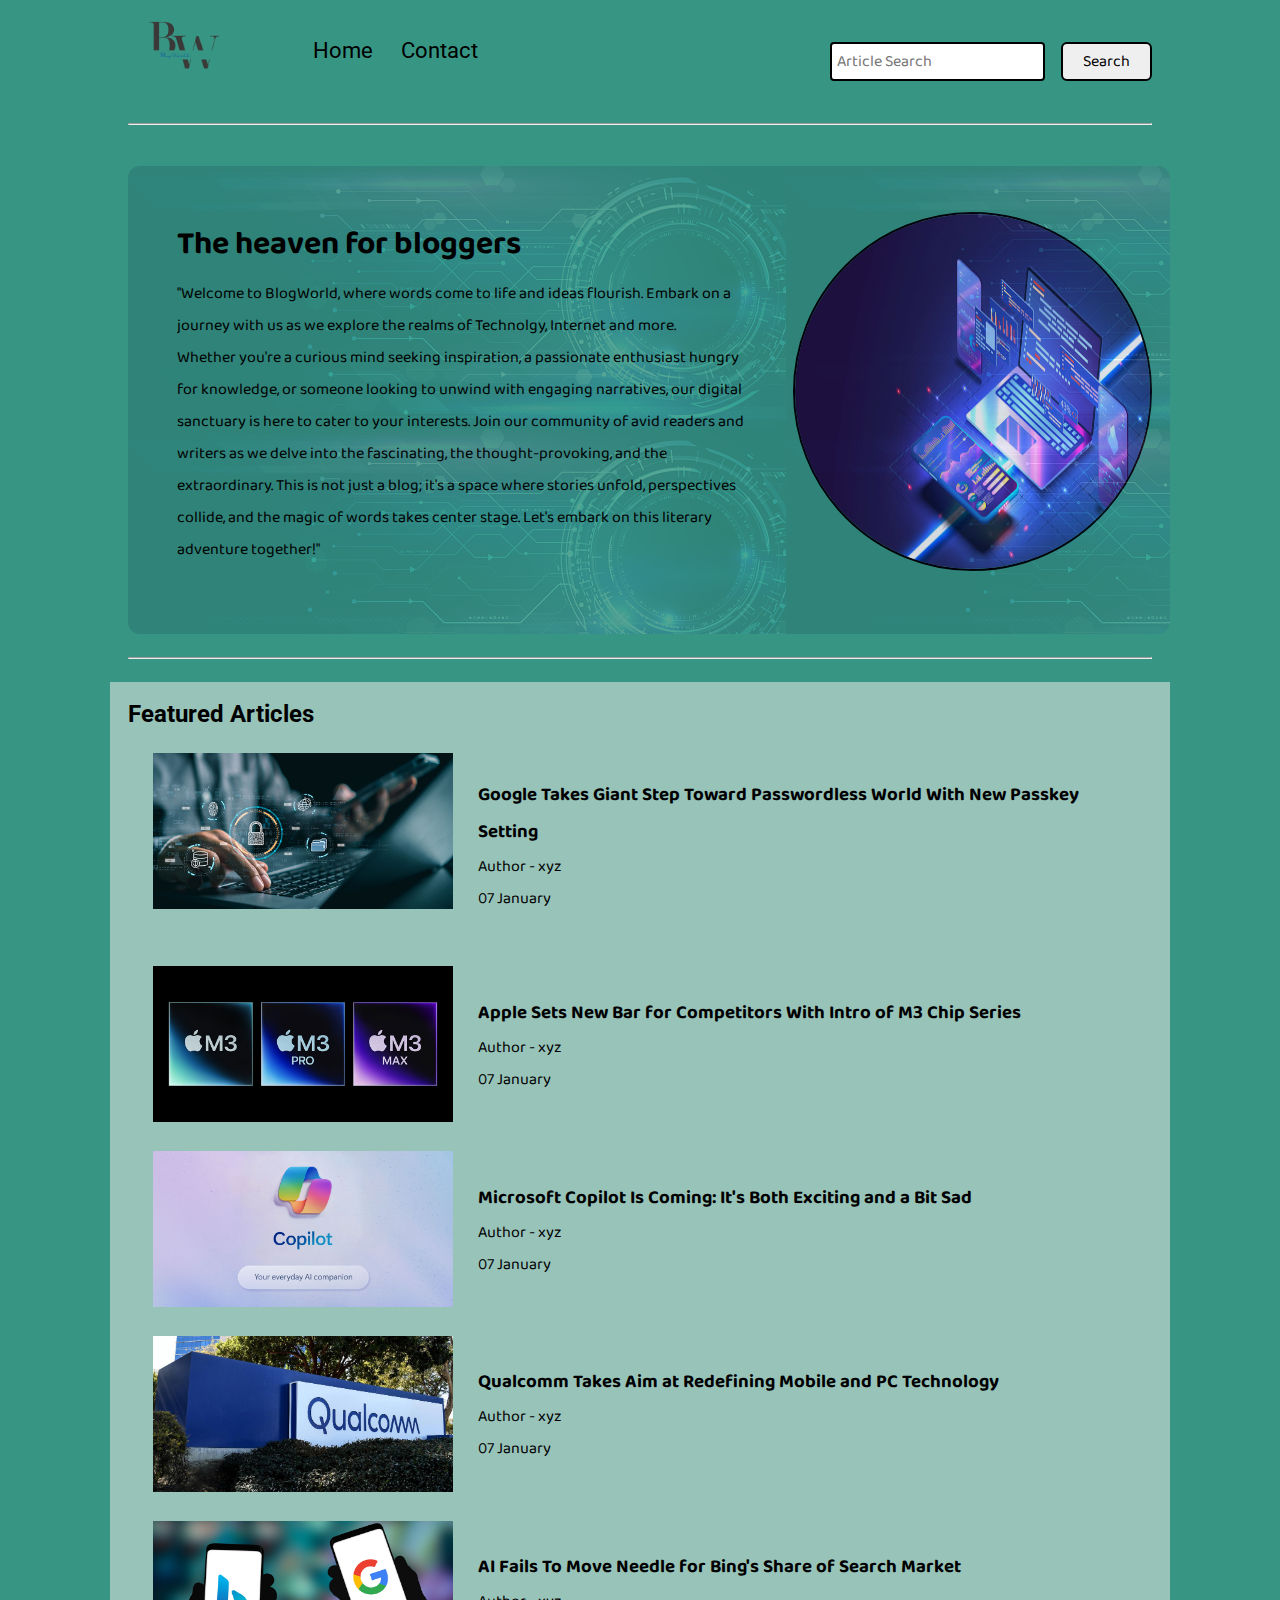
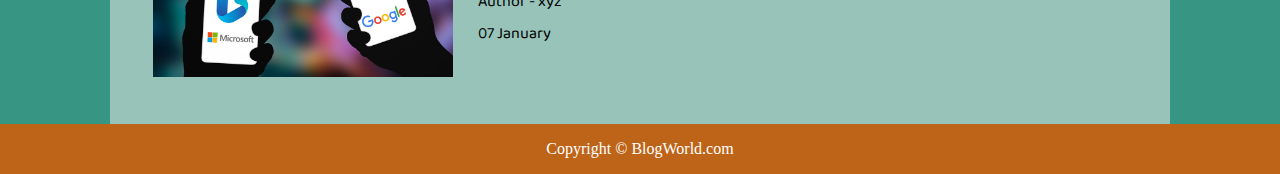
<file: index.html>
<!DOCTYPE html>
<html lang="en">

<head>
    <meta charset="UTF-8">
    <meta name="viewport" content="width=device-width, initial-scale=1.0">
    <link rel="stylesheet" href="css/utils.css">
    <link rel="stylesheet" href="css/style.css">
    <link rel="stylesheet" href="css/mobile.css">
    <title>BlogWorld</title>
</head>

<body>
    
</body>
    <div class="container">
        <nav class="navigation max-width-1 m-auto">
            <div class="nav-left">
                <a href="#">
                    <span><img src="img/logo.png" width="94px" alt=""></span>
                </a>
                <ul>
                    <li><a href="#">Home</a></li>
                    <li><a href="contact.html">Contact</a></li>
                </ul>
            </div>
            <div class="nav-right">
                <form action="search.html" method="get">
                    <input class="form-input" type="text" name="query" placeholder="Article Search">
                    <button class="btn">Search</button>
                </form>
    
            </div>
    
        </nav>
        <div class="max-width-1 m-auto">
            <hr>
        </div>
        <div class="m-auto content max-width-1 my-2">
            <div class="content-left">
                <h1>The heaven for bloggers</h1>
                <p>"Welcome to BlogWorld, where words come to life and ideas flourish. Embark on a journey with us as we explore the realms of Technolgy, Internet and more.</p>
                <p>Whether you're a curious mind seeking inspiration, a passionate enthusiast hungry for knowledge, or someone looking to unwind with engaging narratives, our digital sanctuary is here to cater to your interests. Join our community of avid readers and writers as we delve into the fascinating, the thought-provoking, and the extraordinary. This is not just a blog; it's a space where stories unfold, perspectives collide, and the magic of words takes center stage. Let's embark on this literary adventure together!"</p>
            </div>
            <div class="content-right">
                <img src="img/tech2.jpg" alt="iBlog">
            </div>
        </div>
    
        <div class="max-width-1 m-auto">
            <hr>
        </div>
        <div class="home-articles max-width-1 m-auto font2" id="articles1">
            <h2>Featured Articles</h2>

            <div class="home-article">
                <div class="home-article-img">
                    <img src="img/blogpost1.jpg" alt="article">
                </div>
                <div class="home-article-content font1">
                    <a href="blogpost1.html">
                        <h3>Google Takes Giant Step Toward Passwordless World With New Passkey Setting</h3>
                    </a>
    
                    <div>Author - xyz</div>
                    <span>07 January</span>
                </div>
            </div>
            <div class="home-article">
                <div class="home-article-img">
                    <img src="img/blogpost2.jpg" alt="article">
                </div>
                <div class="home-article-content font1">
                    <a href="blogpost2.html">
                        <h3>Apple Sets New Bar for Competitors With Intro of M3 Chip Series</h3>
                    </a>
    
                    <div>Author - xyz</div>
                    <span>07 January</span>
                </div>
            </div>
            <div class="home-article">
                <div class="home-article-img">
                    <img src="img/blogpost3.jpg" alt="article">
                </div>
                <div class="home-article-content font1">
                    <a href="blogpost3.html">
                        <h3>Microsoft Copilot Is Coming: It's Both Exciting and a Bit Sad</h3>
                    </a>
    
                    <div>Author - xyz</div>
                    <span>07 January</span>
                </div>
            </div>
            <div class="home-article">
                <div class="home-article-img">
                    <img src="img/blogpost4.jpg" alt="article">
                </div>
                <div class="home-article-content font1">
                    <a href="blogpost4.html">
                        <h3>Qualcomm Takes Aim at Redefining Mobile and PC Technology</h3>
                    </a>
    
                    <div>Author - xyz</div>
                    <span>07 January</span>
                </div>
            </div>
            <div class="home-article">
                <div class="home-article-img">
                    <img src="img/blogpost5.jpg" alt="article">
                </div>
                <div class="home-article-content font1">
                    <a href="blogpost5.html">
                        <h3>AI Fails To Move Needle for Bing's Share of Search Market</h3>
                    </a>
    
                    <div>Author - xyz</div>
                    <span>07 January</span>
                </div>
            </div>
            
        </div>
    
        <div class="footer">
            <p>Copyright &copy; BlogWorld.com </p>
        </div>
    </div>
</html>
</file>
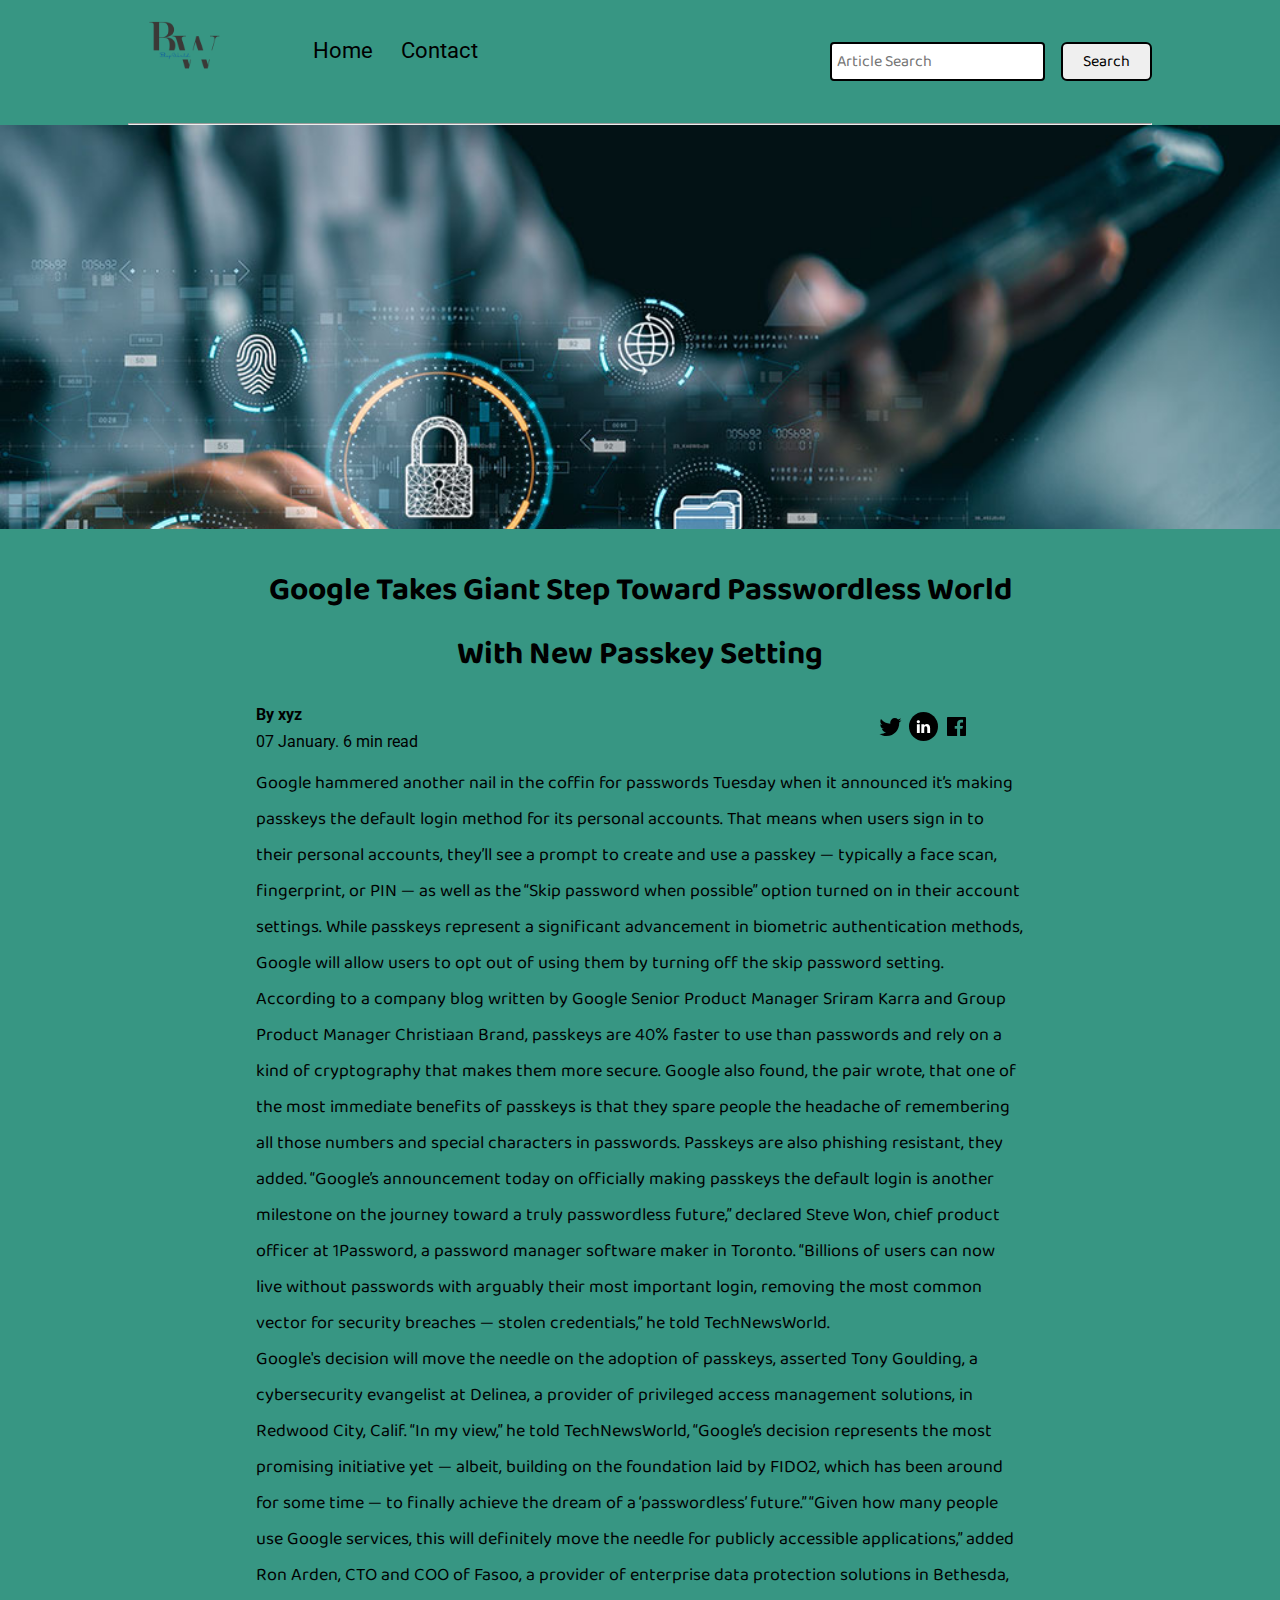
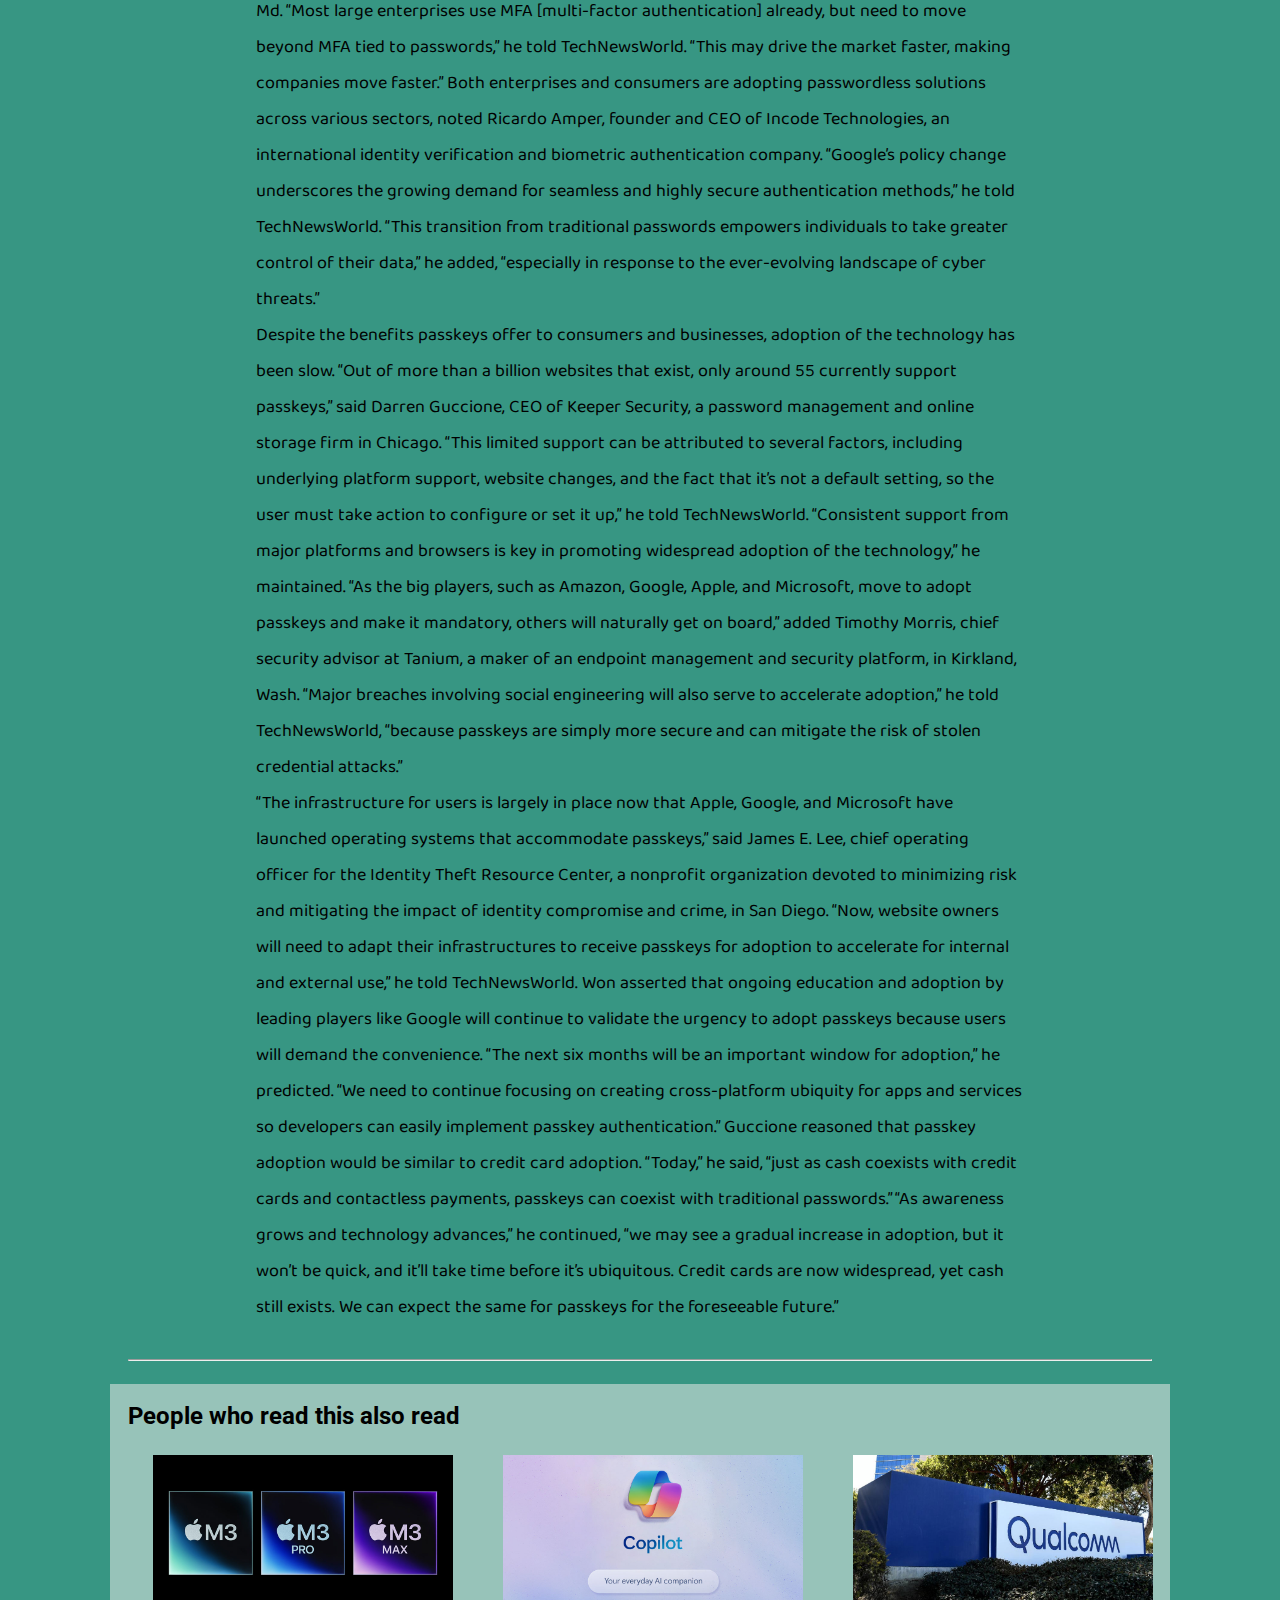
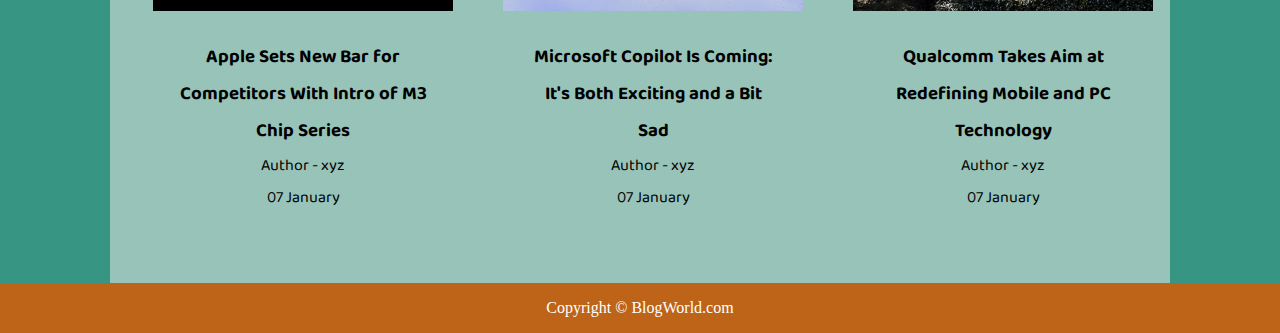
<file: blogpost1.html>
<!DOCTYPE html>
<html lang="en">
<head>
    <meta charset="UTF-8">
    <meta name="viewport" content="width=device-width, initial-scale=1.0">
    <link rel="stylesheet" href="css/utils.css">
    <link rel="stylesheet" href="css/style.css">
    <link rel="stylesheet" href="css/blogpost.css">
    <link rel="stylesheet" href="css/mobile.css">
    <title>BlogWorld</title>
</head>
<body>
    <div class="container">
        <nav class="navigation max-width-1 m-auto">
        <div class="nav-left">
            <a href="index.html">
                <span><img src="img/logo.png" width="94px" alt=""></span>
            </a>
            <ul>
                <li><a href="index.html">Home</a></li>
                <li><a href="contact.html">Contact</a></li>
            </ul>
        </div>
        <div class="nav-right">
            <form action="search.html" method="get">
                <input class="form-input" type="text" name="query" placeholder="Article Search">
                <button class="btn">Search</button>
            </form>

        </div>

    </nav>
    <div class="max-width-1 m-auto">
        <hr>
    </div>
    <div class="post-img">
        <img src="img/blogpost1.jpg" alt="">
    </div>
    <div class="m-auto blog-post-content max-width-2 m-auto my-2">
        <h1 class="font1">Google Takes Giant Step Toward Passwordless World With New Passkey Setting</h1>
        <div class="blogpost-meta">
            <div class="author-info">
                <div>
                <b>
                  By xyz
                </b>
                </div>
                <div>07 January. 6 min read</div>
            </div>
            <div class="social">
                <svg width="29" height="29" class="hk"><path d="M22.05 7.54a4.47 4.47 0 0 0-3.3-1.46 4.53 4.53 0 0 0-4.53 4.53c0 .35.04.7.08 1.05A12.9 12.9 0 0 1 5 6.89a5.1 5.1 0 0 0-.65 2.26c.03 1.6.83 2.99 2.02 3.79a4.3 4.3 0 0 1-2.02-.57v.08a4.55 4.55 0 0 0 3.63 4.44c-.4.08-.8.13-1.21.16l-.81-.08a4.54 4.54 0 0 0 4.2 3.15 9.56 9.56 0 0 1-5.66 1.94l-1.05-.08c2 1.27 4.38 2.02 6.94 2.02 8.3 0 12.86-6.9 12.84-12.85.02-.24 0-.43 0-.65a8.68 8.68 0 0 0 2.26-2.34c-.82.38-1.7.62-2.6.72a4.37 4.37 0 0 0 1.95-2.51c-.84.53-1.81.9-2.83 1.13z"></path></svg>

                <svg style="background: black;
                border-radius: 21px;" width="29" height="29" viewBox="0 0 29 29" fill="none" class="hk"><path d="M5 6.36C5 5.61 5.63 5 6.4 5h16.2c.77 0 1.4.61 1.4 1.36v16.28c0 .75-.63 1.36-1.4 1.36H6.4c-.77 0-1.4-.6-1.4-1.36V6.36z"></path><path fill-rule="evenodd" clip-rule="evenodd" d="M10.76 20.9v-8.57H7.89v8.58h2.87zm-1.44-9.75c1 0 1.63-.65 1.63-1.48-.02-.84-.62-1.48-1.6-1.48-.99 0-1.63.64-1.63 1.48 0 .83.62 1.48 1.59 1.48h.01zM12.35 20.9h2.87v-4.79c0-.25.02-.5.1-.7.2-.5.67-1.04 1.46-1.04 1.04 0 1.46.8 1.46 1.95v4.59h2.87v-4.92c0-2.64-1.42-3.87-3.3-3.87-1.55 0-2.23.86-2.61 1.45h.02v-1.24h-2.87c.04.8 0 8.58 0 8.58z" fill="#fff"></path></svg>

                <svg width="29" height="29" class="hk"><path d="M23.2 5H5.8a.8.8 0 0 0-.8.8V23.2c0 .44.35.8.8.8h9.3v-7.13h-2.38V13.9h2.38v-2.38c0-2.45 1.55-3.66 3.74-3.66 1.05 0 1.95.08 2.2.11v2.57h-1.5c-1.2 0-1.48.57-1.48 1.4v1.96h2.97l-.6 2.97h-2.37l.05 7.12h5.1a.8.8 0 0 0 .79-.8V5.8a.8.8 0 0 0-.8-.79"></path></svg>

            </div>
        </div>
         <p class="font1">Google hammered another nail in the coffin for passwords Tuesday when it announced it’s making passkeys the default login method for its personal accounts. That means when users sign in to their personal accounts, they’ll see a prompt to create and use a passkey — typically a face scan, fingerprint, or PIN — as well as the “Skip password when possible” option turned on in their account settings. While passkeys represent a significant advancement in biometric authentication methods, Google will allow users to opt out of using them by turning off the skip password setting. According to a company blog written by Google Senior Product Manager Sriram Karra and Group Product Manager Christiaan Brand, passkeys are 40% faster to use than passwords and rely on a kind of cryptography that makes them more secure. Google also found, the pair wrote, that one of the most immediate benefits of passkeys is that they spare people the headache of remembering all those numbers and special characters in passwords. Passkeys are also phishing resistant, they added. “Google’s announcement today on officially making passkeys the default login is another milestone on the journey toward a truly passwordless future,” declared Steve Won, chief product officer at 1Password, a password manager software maker in Toronto. “Billions of users can now live without passwords with arguably their most important login, removing the most common vector for security breaches — stolen credentials,” he told TechNewsWorld.</p>
         <p class="font1">Google's decision will move the needle on the adoption of passkeys, asserted Tony Goulding, a cybersecurity evangelist at Delinea, a provider of privileged access management solutions, in Redwood City, Calif. “In my view,” he told TechNewsWorld, “Google’s decision represents the most promising initiative yet — albeit, building on the foundation laid by FIDO2, which has been around for some time — to finally achieve the dream of a ‘passwordless’ future.” “Given how many people use Google services, this will definitely move the needle for publicly accessible applications,” added Ron Arden, CTO and COO of Fasoo, a provider of enterprise data protection solutions in Bethesda, Md. “Most large enterprises use MFA [multi-factor authentication] already, but need to move beyond MFA tied to passwords,” he told TechNewsWorld. “This may drive the market faster, making companies move faster.” Both enterprises and consumers are adopting passwordless solutions across various sectors, noted Ricardo Amper, founder and CEO of Incode Technologies, an international identity verification and biometric authentication company. “Google’s policy change underscores the growing demand for seamless and highly secure authentication methods,” he told TechNewsWorld. “This transition from traditional passwords empowers individuals to take greater control of their data,” he added, “especially in response to the ever-evolving landscape of cyber threats.”</p>
         <p class="font1">Despite the benefits passkeys offer to consumers and businesses, adoption of the technology has been slow. “Out of more than a billion websites that exist, only around 55 currently support passkeys,” said Darren Guccione, CEO of Keeper Security, a password management and online storage firm in Chicago. “This limited support can be attributed to several factors, including underlying platform support, website changes, and the fact that it’s not a default setting, so the user must take action to configure or set it up,” he told TechNewsWorld. “Consistent support from major platforms and browsers is key in promoting widespread adoption of the technology,” he maintained. “As the big players, such as Amazon, Google, Apple, and Microsoft, move to adopt passkeys and make it mandatory, others will naturally get on board,” added Timothy Morris, chief security advisor at Tanium, a maker of an endpoint management and security platform, in Kirkland, Wash. “Major breaches involving social engineering will also serve to accelerate adoption,” he told TechNewsWorld, “because passkeys are simply more secure and can mitigate the risk of stolen credential attacks.”</p>
         <p class="font1">“The infrastructure for users is largely in place now that Apple, Google, and Microsoft have launched operating systems that accommodate passkeys,” said James E. Lee, chief operating officer for the Identity Theft Resource Center, a nonprofit organization devoted to minimizing risk and mitigating the impact of identity compromise and crime, in San Diego. “Now, website owners will need to adapt their infrastructures to receive passkeys for adoption to accelerate for internal and external use,” he told TechNewsWorld. Won asserted that ongoing education and adoption by leading players like Google will continue to validate the urgency to adopt passkeys because users will demand the convenience. “The next six months will be an important window for adoption,” he predicted. “We need to continue focusing on creating cross-platform ubiquity for apps and services so developers can easily implement passkey authentication.” Guccione reasoned that passkey adoption would be similar to credit card adoption. “Today,” he said, “just as cash coexists with credit cards and contactless payments, passkeys can coexist with traditional passwords.” “As awareness grows and technology advances,” he continued, “we may see a gradual increase in adoption, but it won’t be quick, and it’ll take time before it’s ubiquitous. Credit cards are now widespread, yet cash still exists. We can expect the same for passkeys for the foreseeable future.”</p>
    </div>

    <div class="max-width-1 m-auto"><hr></div>
    <div class="home-articles max-width-1 m-auto font2">
        <h2>People who read this also read</h2>
        <div class="row">

       
        <div class="home-article more-post">
            <div class="home-article-img">
                <img src="img/blogpost2.jpg" alt="article">
            </div>
            <div class="home-article-content font1 center">
                <a href="blogpost2.html"><h3>Apple Sets New Bar for Competitors With Intro of M3 Chip Series</h3></a>
                
                <div>Author - xyz</div>
                <span>07 January</span>
            </div>
        </div>
        <div class="home-article more-post">
            <div class="home-article-img">
                <img src="img/blogpost3.jpg" alt="article">
            </div>
            <div class="home-article-content font1 center">
                <a href="blogpost3.html"><h3>Microsoft Copilot Is Coming: It's Both Exciting and a Bit Sad</h3></a>
                
                <div>Author - xyz</div>
                <span>07 January</span>
            </div>
        </div>
        <div class="home-article more-post">
            <div class="home-article-img">
                <img src="img/blogpost4.jpg" alt="article">
            </div>
            <div class="home-article-content font1 center">
                <a href="blogpost4.html"><h3>Qualcomm Takes Aim at Redefining Mobile and PC Technology</h3></a>
                
                <div>Author - xyz</div>
                <span>07 January</span>
            </div>
        </div>
        
    </div>
    </div>

    <div class="footer">
        <p>Copyright &copy; BlogWorld.com </p>
    </div>
    </div>
</body>
</html>
</file>
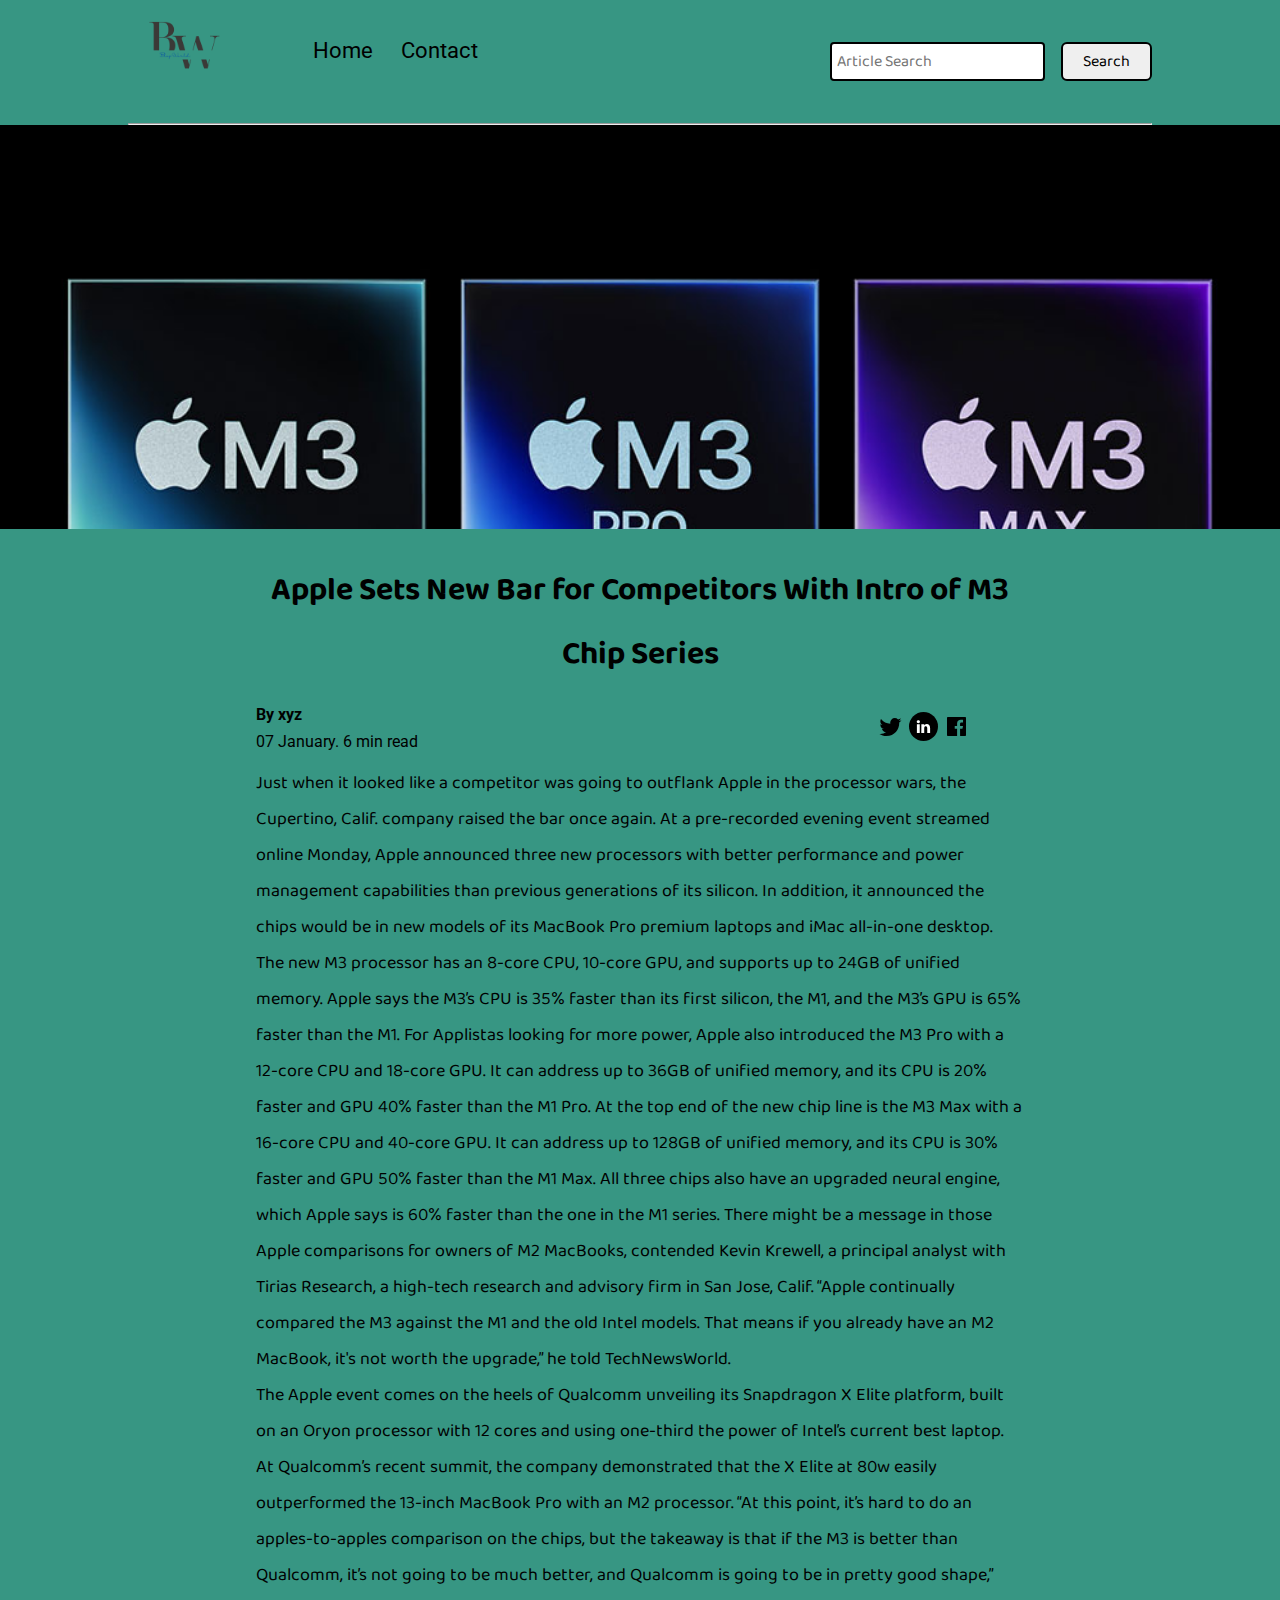
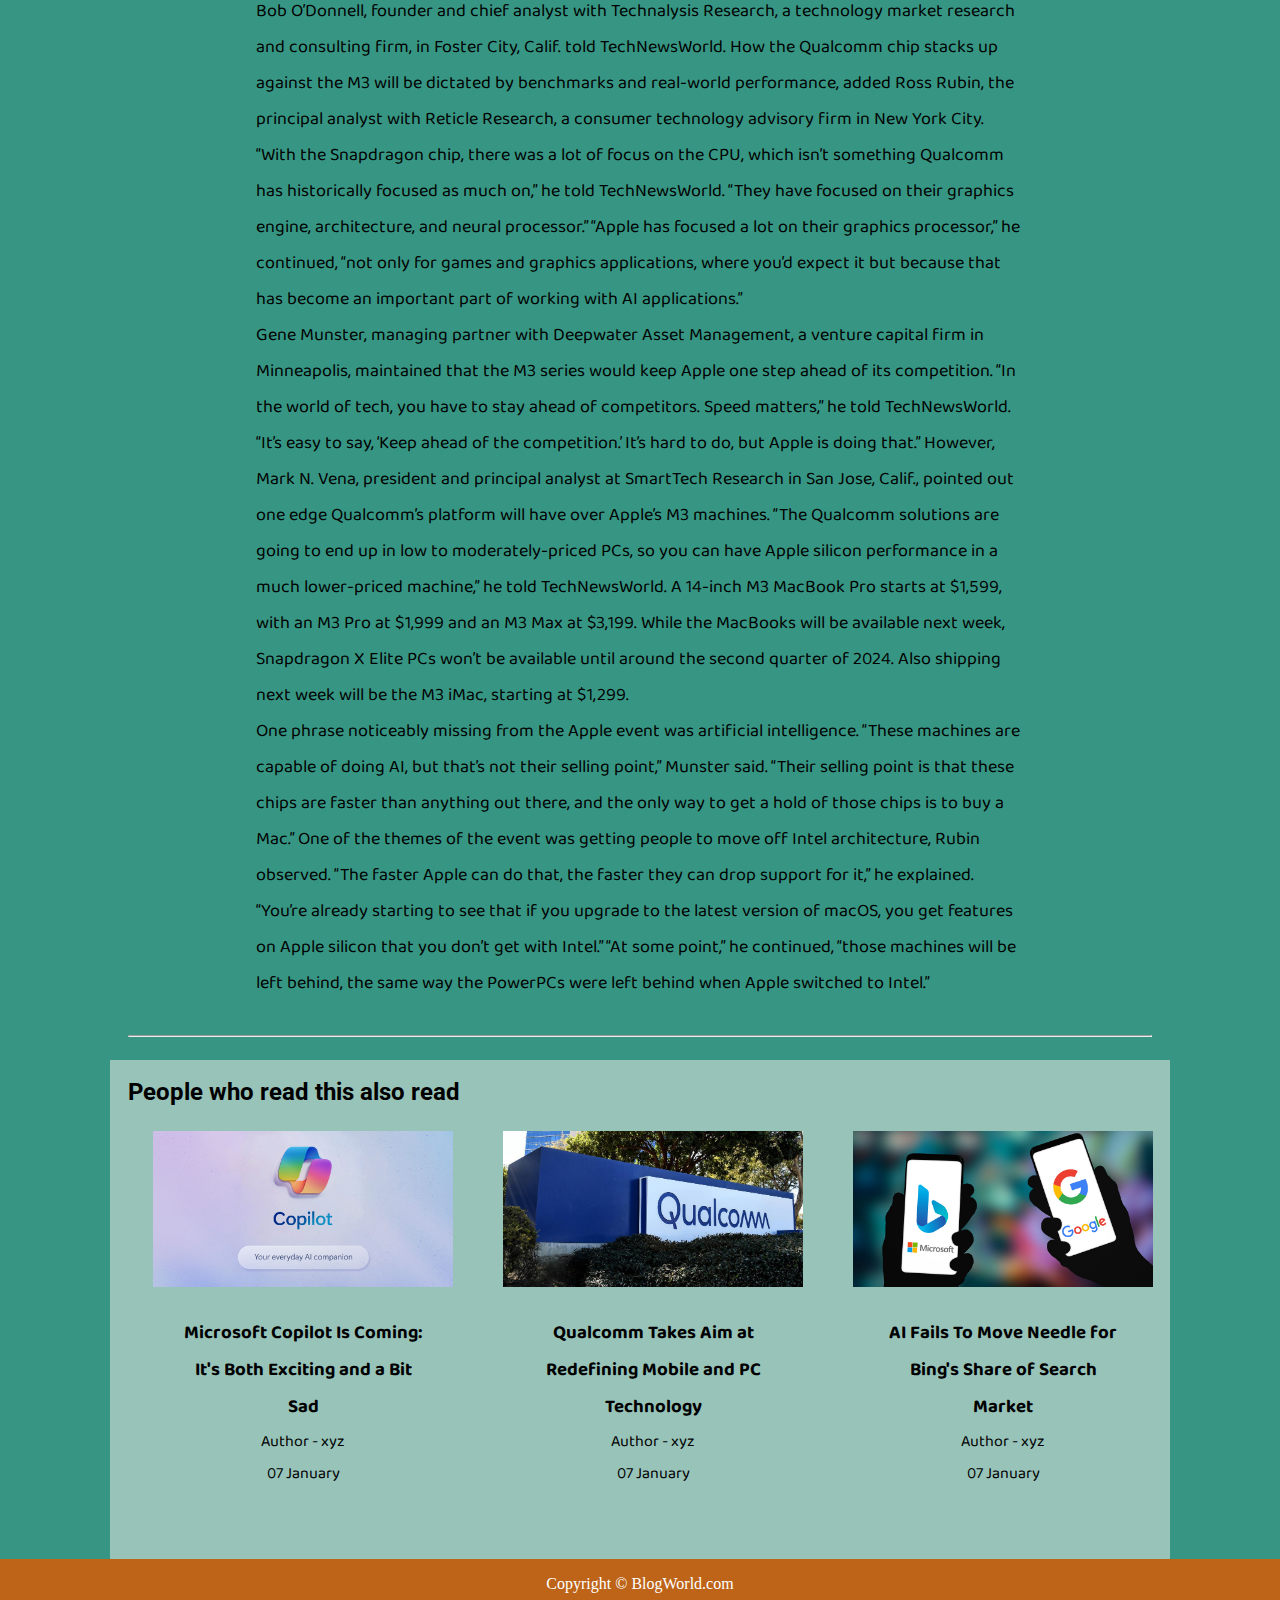
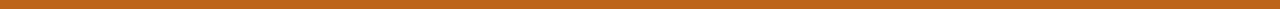
<file: blogpost2.html>
<!DOCTYPE html>
<html lang="en">
<head>
    <meta charset="UTF-8">
    <meta name="viewport" content="width=device-width, initial-scale=1.0">
    <link rel="stylesheet" href="css/utils.css">
    <link rel="stylesheet" href="css/style.css">
    <link rel="stylesheet" href="css/blogpost.css">
    <link rel="stylesheet" href="css/mobile.css">
    <title>BlogWorld</title>
</head>
<body>
    <div class="container">
        <nav class="navigation max-width-1 m-auto">
        <div class="nav-left">
            <a href="index.html">
                <span><img src="img/logo.png" width="94px" alt=""></span>
            </a>
            <ul>
                <li><a href="index.html">Home</a></li>
                <li><a href="contact.html">Contact</a></li>
            </ul>
        </div>
        <div class="nav-right">
            <form action="search.html" method="get">
                <input class="form-input" type="text" name="query" placeholder="Article Search">
                <button class="btn">Search</button>
            </form>

        </div>

    </nav>
    <div class="max-width-1 m-auto">
        <hr>
    </div>
    <div class="post-img">
        <img src="img/blogpost2.jpg" alt="">
    </div>
    <div class="m-auto blog-post-content max-width-2 m-auto my-2">
        <h1 class="font1">Apple Sets New Bar for Competitors With Intro of M3 Chip Series</h1>
        <div class="blogpost-meta">
            <div class="author-info">
                <div>
                <b>
                    By xyz
                </b>
                </div>
                <div>07 January. 6 min read</div>
            </div>
            <div class="social">
                <svg width="29" height="29" class="hk"><path d="M22.05 7.54a4.47 4.47 0 0 0-3.3-1.46 4.53 4.53 0 0 0-4.53 4.53c0 .35.04.7.08 1.05A12.9 12.9 0 0 1 5 6.89a5.1 5.1 0 0 0-.65 2.26c.03 1.6.83 2.99 2.02 3.79a4.3 4.3 0 0 1-2.02-.57v.08a4.55 4.55 0 0 0 3.63 4.44c-.4.08-.8.13-1.21.16l-.81-.08a4.54 4.54 0 0 0 4.2 3.15 9.56 9.56 0 0 1-5.66 1.94l-1.05-.08c2 1.27 4.38 2.02 6.94 2.02 8.3 0 12.86-6.9 12.84-12.85.02-.24 0-.43 0-.65a8.68 8.68 0 0 0 2.26-2.34c-.82.38-1.7.62-2.6.72a4.37 4.37 0 0 0 1.95-2.51c-.84.53-1.81.9-2.83 1.13z"></path></svg>

                <svg style="background: black;
                border-radius: 21px;" width="29" height="29" viewBox="0 0 29 29" fill="none" class="hk"><path d="M5 6.36C5 5.61 5.63 5 6.4 5h16.2c.77 0 1.4.61 1.4 1.36v16.28c0 .75-.63 1.36-1.4 1.36H6.4c-.77 0-1.4-.6-1.4-1.36V6.36z"></path><path fill-rule="evenodd" clip-rule="evenodd" d="M10.76 20.9v-8.57H7.89v8.58h2.87zm-1.44-9.75c1 0 1.63-.65 1.63-1.48-.02-.84-.62-1.48-1.6-1.48-.99 0-1.63.64-1.63 1.48 0 .83.62 1.48 1.59 1.48h.01zM12.35 20.9h2.87v-4.79c0-.25.02-.5.1-.7.2-.5.67-1.04 1.46-1.04 1.04 0 1.46.8 1.46 1.95v4.59h2.87v-4.92c0-2.64-1.42-3.87-3.3-3.87-1.55 0-2.23.86-2.61 1.45h.02v-1.24h-2.87c.04.8 0 8.58 0 8.58z" fill="#fff"></path></svg>

                <svg width="29" height="29" class="hk"><path d="M23.2 5H5.8a.8.8 0 0 0-.8.8V23.2c0 .44.35.8.8.8h9.3v-7.13h-2.38V13.9h2.38v-2.38c0-2.45 1.55-3.66 3.74-3.66 1.05 0 1.95.08 2.2.11v2.57h-1.5c-1.2 0-1.48.57-1.48 1.4v1.96h2.97l-.6 2.97h-2.37l.05 7.12h5.1a.8.8 0 0 0 .79-.8V5.8a.8.8 0 0 0-.8-.79"></path></svg>

            </div>
        </div>
         <p class="font1">Just when it looked like a competitor was going to outflank Apple in the processor wars, the Cupertino, Calif. company raised the bar once again. At a pre-recorded evening event streamed online Monday, Apple announced three new processors with better performance and power management capabilities than previous generations of its silicon. In addition, it announced the chips would be in new models of its MacBook Pro premium laptops and iMac all-in-one desktop. The new M3 processor has an 8-core CPU, 10-core GPU, and supports up to 24GB of unified memory. Apple says the M3’s CPU is 35% faster than its first silicon, the M1, and the M3’s GPU is 65% faster than the M1. For Applistas looking for more power, Apple also introduced the M3 Pro with a 12-core CPU and 18-core GPU. It can address up to 36GB of unified memory, and its CPU is 20% faster and GPU 40% faster than the M1 Pro. At the top end of the new chip line is the M3 Max with a 16-core CPU and 40-core GPU. It can address up to 128GB of unified memory, and its CPU is 30% faster and GPU 50% faster than the M1 Max. All three chips also have an upgraded neural engine, which Apple says is 60% faster than the one in the M1 series. There might be a message in those Apple comparisons for owners of M2 MacBooks, contended Kevin Krewell, a principal analyst with Tirias Research, a high-tech research and advisory firm in San Jose, Calif. “Apple continually compared the M3 against the M1 and the old Intel models. That means if you already have an M2 MacBook, it's not worth the upgrade,” he told TechNewsWorld.</p>
         <p class="font1">The Apple event comes on the heels of Qualcomm unveiling its Snapdragon X Elite platform, built on an Oryon processor with 12 cores and using one-third the power of Intel’s current best laptop. At Qualcomm’s recent summit, the company demonstrated that the X Elite at 80w easily outperformed the 13-inch MacBook Pro with an M2 processor. “At this point, it’s hard to do an apples-to-apples comparison on the chips, but the takeaway is that if the M3 is better than Qualcomm, it’s not going to be much better, and Qualcomm is going to be in pretty good shape,” Bob O’Donnell, founder and chief analyst with Technalysis Research, a technology market research and consulting firm, in Foster City, Calif. told TechNewsWorld. How the Qualcomm chip stacks up against the M3 will be dictated by benchmarks and real-world performance, added Ross Rubin, the principal analyst with Reticle Research, a consumer technology advisory firm in New York City. “With the Snapdragon chip, there was a lot of focus on the CPU, which isn’t something Qualcomm has historically focused as much on,” he told TechNewsWorld. “They have focused on their graphics engine, architecture, and neural processor.” “Apple has focused a lot on their graphics processor,” he continued, “not only for games and graphics applications, where you’d expect it but because that has become an important part of working with AI applications.”</p>
         <p class="font1">Gene Munster, managing partner with Deepwater Asset Management, a venture capital firm in Minneapolis, maintained that the M3 series would keep Apple one step ahead of its competition. “In the world of tech, you have to stay ahead of competitors. Speed matters,” he told TechNewsWorld. “It’s easy to say, ‘Keep ahead of the competition.’ It’s hard to do, but Apple is doing that.” However, Mark N. Vena, president and principal analyst at SmartTech Research in San Jose, Calif., pointed out one edge Qualcomm’s platform will have over Apple’s M3 machines. “The Qualcomm solutions are going to end up in low to moderately-priced PCs, so you can have Apple silicon performance in a much lower-priced machine,” he told TechNewsWorld. A 14-inch M3 MacBook Pro starts at $1,599, with an M3 Pro at $1,999 and an M3 Max at $3,199. While the MacBooks will be available next week, Snapdragon X Elite PCs won’t be available until around the second quarter of 2024. Also shipping next week will be the M3 iMac, starting at $1,299.</p>
         <p class="font1">One phrase noticeably missing from the Apple event was artificial intelligence. “These machines are capable of doing AI, but that’s not their selling point,” Munster said. “Their selling point is that these chips are faster than anything out there, and the only way to get a hold of those chips is to buy a Mac.” One of the themes of the event was getting people to move off Intel architecture, Rubin observed. “The faster Apple can do that, the faster they can drop support for it,” he explained. “You’re already starting to see that if you upgrade to the latest version of macOS, you get features on Apple silicon that you don’t get with Intel.” “At some point,” he continued, “those machines will be left behind, the same way the PowerPCs were left behind when Apple switched to Intel.”</p>
    </div>

    <div class="max-width-1 m-auto"><hr></div>
    <div class="home-articles max-width-1 m-auto font2">
        <h2>People who read this also read</h2>
        <div class="row">

       
        <div class="home-article more-post">
            <div class="home-article-img">
                <img src="img/blogpost3.jpg" alt="article">
            </div>
            <div class="home-article-content font1 center">
                <a href="blogpost3.html"><h3>Microsoft Copilot Is Coming: It's Both Exciting and a Bit Sad</h3></a>
                
                <div>Author - xyz</div>
                <span>07 January</span>
            </div>
        </div>
        <div class="home-article more-post">
            <div class="home-article-img">
                <img src="img/blogpost4.jpg" alt="article">
            </div>
            <div class="home-article-content font1 center">
                <a href="blogpost4.html"><h3>Qualcomm Takes Aim at Redefining Mobile and PC Technology</h3></a>
                
                <div>Author - xyz</div>
                <span>07 January</span>
            </div>
        </div>
        <div class="home-article more-post">
            <div class="home-article-img">
                <img src="img/blogpost5.jpg" alt="article">
            </div>
            <div class="home-article-content font1 center">
                <a href="blogpost5.html"><h3>AI Fails To Move Needle for Bing's Share of Search Market</h3></a>
                
                <div>Author - xyz</div>
                <span>07 January</span>
            </div>
        </div>
        
    </div>
    </div>

    <div class="footer">
        <p>Copyright &copy; BlogWorld.com </p>
    </div>
    </div>
</body>
</html>
</file>
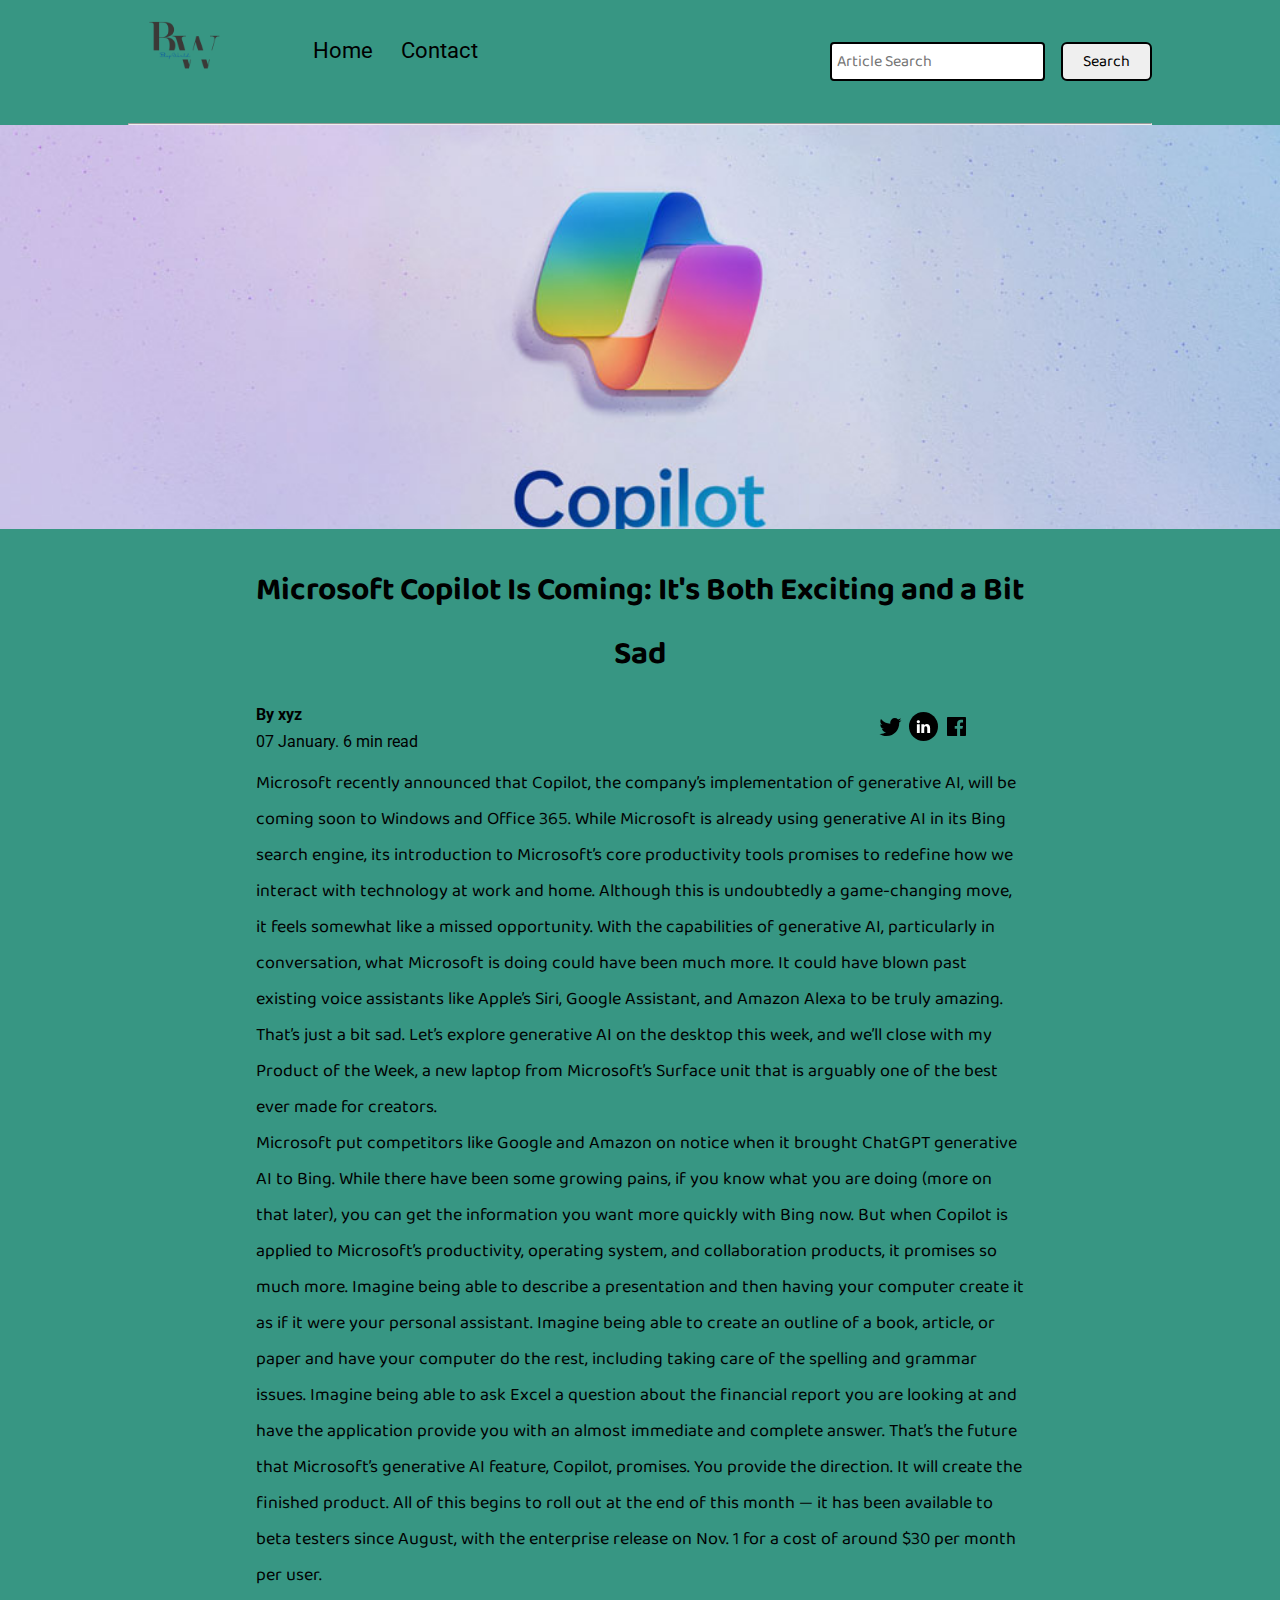
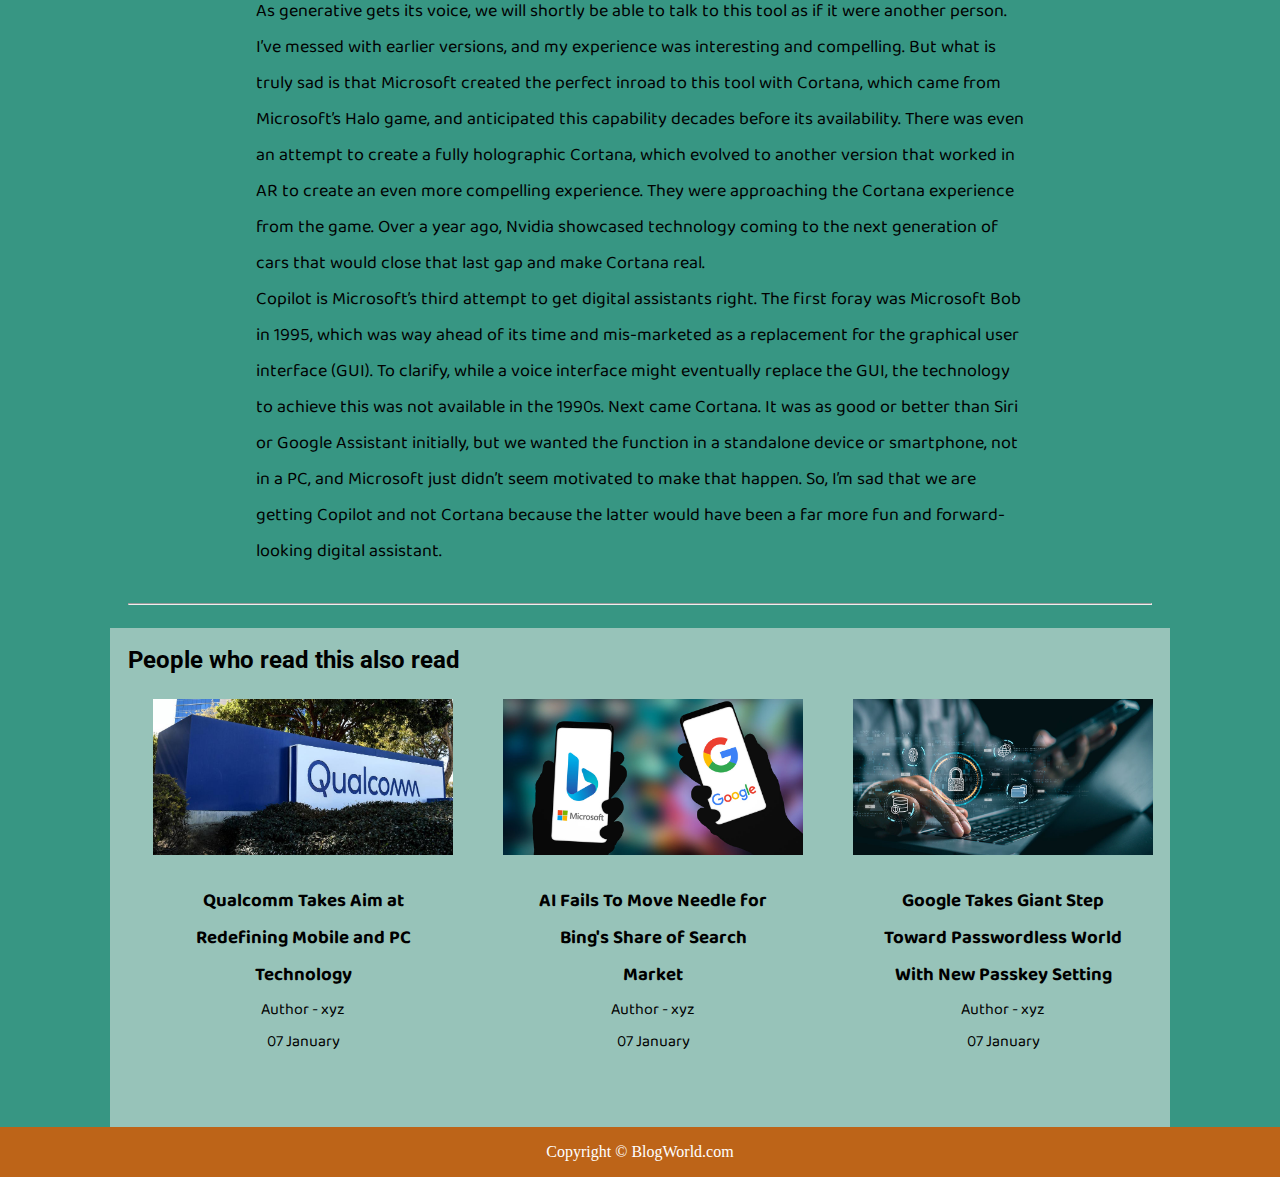
<file: blogpost3.html>
<!DOCTYPE html>
<html lang="en">
<head>
    <meta charset="UTF-8">
    <meta name="viewport" content="width=device-width, initial-scale=1.0">
    <link rel="stylesheet" href="css/utils.css">
    <link rel="stylesheet" href="css/style.css">
    <link rel="stylesheet" href="css/blogpost.css">
    <link rel="stylesheet" href="css/mobile.css">
    <title>BlogWorld</title>
</head>
<body>
    <div class="container">
        <nav class="navigation max-width-1 m-auto">
        <div class="nav-left">
            <a href="index.html">
                <span><img src="img/logo.png" width="94px" alt=""></span>
            </a>
            <ul>
                <li><a href="index.html">Home</a></li>
                <li><a href="contact.html">Contact</a></li>
            </ul>
        </div>
        <div class="nav-right">
            <form action="search.html" method="get">
                <input class="form-input" type="text" name="query" placeholder="Article Search">
                <button class="btn">Search</button>
            </form>

        </div>

    </nav>
    <div class="max-width-1 m-auto">
        <hr>
    </div>
    <div class="post-img">
        <img src="img/blogpost3.jpg" alt="">
    </div>
    <div class="m-auto blog-post-content max-width-2 m-auto my-2">
        <h1 class="font1">Microsoft Copilot Is Coming: It's Both Exciting and a Bit Sad</h1>
        <div class="blogpost-meta">
            <div class="author-info">
                <div>
                <b>
                    By xyz
                </b>
                </div>
                <div>07 January. 6 min read</div>
            </div>
            <div class="social">
                <svg width="29" height="29" class="hk"><path d="M22.05 7.54a4.47 4.47 0 0 0-3.3-1.46 4.53 4.53 0 0 0-4.53 4.53c0 .35.04.7.08 1.05A12.9 12.9 0 0 1 5 6.89a5.1 5.1 0 0 0-.65 2.26c.03 1.6.83 2.99 2.02 3.79a4.3 4.3 0 0 1-2.02-.57v.08a4.55 4.55 0 0 0 3.63 4.44c-.4.08-.8.13-1.21.16l-.81-.08a4.54 4.54 0 0 0 4.2 3.15 9.56 9.56 0 0 1-5.66 1.94l-1.05-.08c2 1.27 4.38 2.02 6.94 2.02 8.3 0 12.86-6.9 12.84-12.85.02-.24 0-.43 0-.65a8.68 8.68 0 0 0 2.26-2.34c-.82.38-1.7.62-2.6.72a4.37 4.37 0 0 0 1.95-2.51c-.84.53-1.81.9-2.83 1.13z"></path></svg>

                <svg style="background: black;
                border-radius: 21px;" width="29" height="29" viewBox="0 0 29 29" fill="none" class="hk"><path d="M5 6.36C5 5.61 5.63 5 6.4 5h16.2c.77 0 1.4.61 1.4 1.36v16.28c0 .75-.63 1.36-1.4 1.36H6.4c-.77 0-1.4-.6-1.4-1.36V6.36z"></path><path fill-rule="evenodd" clip-rule="evenodd" d="M10.76 20.9v-8.57H7.89v8.58h2.87zm-1.44-9.75c1 0 1.63-.65 1.63-1.48-.02-.84-.62-1.48-1.6-1.48-.99 0-1.63.64-1.63 1.48 0 .83.62 1.48 1.59 1.48h.01zM12.35 20.9h2.87v-4.79c0-.25.02-.5.1-.7.2-.5.67-1.04 1.46-1.04 1.04 0 1.46.8 1.46 1.95v4.59h2.87v-4.92c0-2.64-1.42-3.87-3.3-3.87-1.55 0-2.23.86-2.61 1.45h.02v-1.24h-2.87c.04.8 0 8.58 0 8.58z" fill="#fff"></path></svg>

                <svg width="29" height="29" class="hk"><path d="M23.2 5H5.8a.8.8 0 0 0-.8.8V23.2c0 .44.35.8.8.8h9.3v-7.13h-2.38V13.9h2.38v-2.38c0-2.45 1.55-3.66 3.74-3.66 1.05 0 1.95.08 2.2.11v2.57h-1.5c-1.2 0-1.48.57-1.48 1.4v1.96h2.97l-.6 2.97h-2.37l.05 7.12h5.1a.8.8 0 0 0 .79-.8V5.8a.8.8 0 0 0-.8-.79"></path></svg>

            </div>
        </div>
         <p class="font1">Microsoft recently announced that Copilot, the company’s implementation of generative AI, will be coming soon to Windows and Office 365. While Microsoft is already using generative AI in its Bing search engine, its introduction to Microsoft’s core productivity tools promises to redefine how we interact with technology at work and home. Although this is undoubtedly a game-changing move, it feels somewhat like a missed opportunity. With the capabilities of generative AI, particularly in conversation, what Microsoft is doing could have been much more. It could have blown past existing voice assistants like Apple’s Siri, Google Assistant, and Amazon Alexa to be truly amazing. That’s just a bit sad. Let’s explore generative AI on the desktop this week, and we’ll close with my Product of the Week, a new laptop from Microsoft’s Surface unit that is arguably one of the best ever made for creators.</p>
         <p class="font1">Microsoft put competitors like Google and Amazon on notice when it brought ChatGPT generative AI to Bing. While there have been some growing pains, if you know what you are doing (more on that later), you can get the information you want more quickly with Bing now. But when Copilot is applied to Microsoft’s productivity, operating system, and collaboration products, it promises so much more. Imagine being able to describe a presentation and then having your computer create it as if it were your personal assistant. Imagine being able to create an outline of a book, article, or paper and have your computer do the rest, including taking care of the spelling and grammar issues. Imagine being able to ask Excel a question about the financial report you are looking at and have the application provide you with an almost immediate and complete answer. That’s the future that Microsoft’s generative AI feature, Copilot, promises. You provide the direction. It will create the finished product. All of this begins to roll out at the end of this month — it has been available to beta testers since August, with the enterprise release on Nov. 1 for a cost of around $30 per month per user.</p>
         <p class="font1">As generative gets its voice, we will shortly be able to talk to this tool as if it were another person. I’ve messed with earlier versions, and my experience was interesting and compelling. But what is truly sad is that Microsoft created the perfect inroad to this tool with Cortana, which came from Microsoft’s Halo game, and anticipated this capability decades before its availability. There was even an attempt to create a fully holographic Cortana, which evolved to another version that worked in AR to create an even more compelling experience. They were approaching the Cortana experience from the game. Over a year ago, Nvidia showcased technology coming to the next generation of cars that would close that last gap and make Cortana real.</p>
         <p class="font1">Copilot is Microsoft’s third attempt to get digital assistants right. The first foray was Microsoft Bob in 1995, which was way ahead of its time and mis-marketed as a replacement for the graphical user interface (GUI). To clarify, while a voice interface might eventually replace the GUI, the technology to achieve this was not available in the 1990s. Next came Cortana. It was as good or better than Siri or Google Assistant initially, but we wanted the function in a standalone device or smartphone, not in a PC, and Microsoft just didn’t seem motivated to make that happen. So, I’m sad that we are getting Copilot and not Cortana because the latter would have been a far more fun and forward-looking digital assistant.</p>
    </div>

    <div class="max-width-1 m-auto"><hr></div>
    <div class="home-articles max-width-1 m-auto font2">
        <h2>People who read this also read</h2>
        <div class="row">

       
        <div class="home-article more-post">
            <div class="home-article-img">
                <img src="img/blogpost4.jpg" alt="article">
            </div>
            <div class="home-article-content font1 center">
                <a href="blogpost4.html"><h3>Qualcomm Takes Aim at Redefining Mobile and PC Technology</h3></a>
                
                <div>Author - xyz</div>
                <span>07 January</span>
            </div>
        </div>
        <div class="home-article more-post">
            <div class="home-article-img">
                <img src="img/blogpost5.jpg" alt="article">
            </div>
            <div class="home-article-content font1 center">
                <a href="blogpost5.html"><h3>AI Fails To Move Needle for Bing's Share of Search Market</h3></a>
                
                <div>Author - xyz</div>
                <span>07 January</span>
            </div>
        </div>
        <div class="home-article more-post">
            <div class="home-article-img">
                <img src="img/blogpost1.jpg" alt="article">
            </div>
            <div class="home-article-content font1 center">
                <a href="blogpost1.html"><h3>Google Takes Giant Step Toward Passwordless World With New Passkey Setting</h3></a>
                
                <div>Author - xyz</div>
                <span>07 January</span>
            </div>
        </div>
        
    </div>
    </div>

    <div class="footer">
        <p>Copyright &copy; BlogWorld.com </p>
    </div>
    </div>
</body>
</html>
</file>
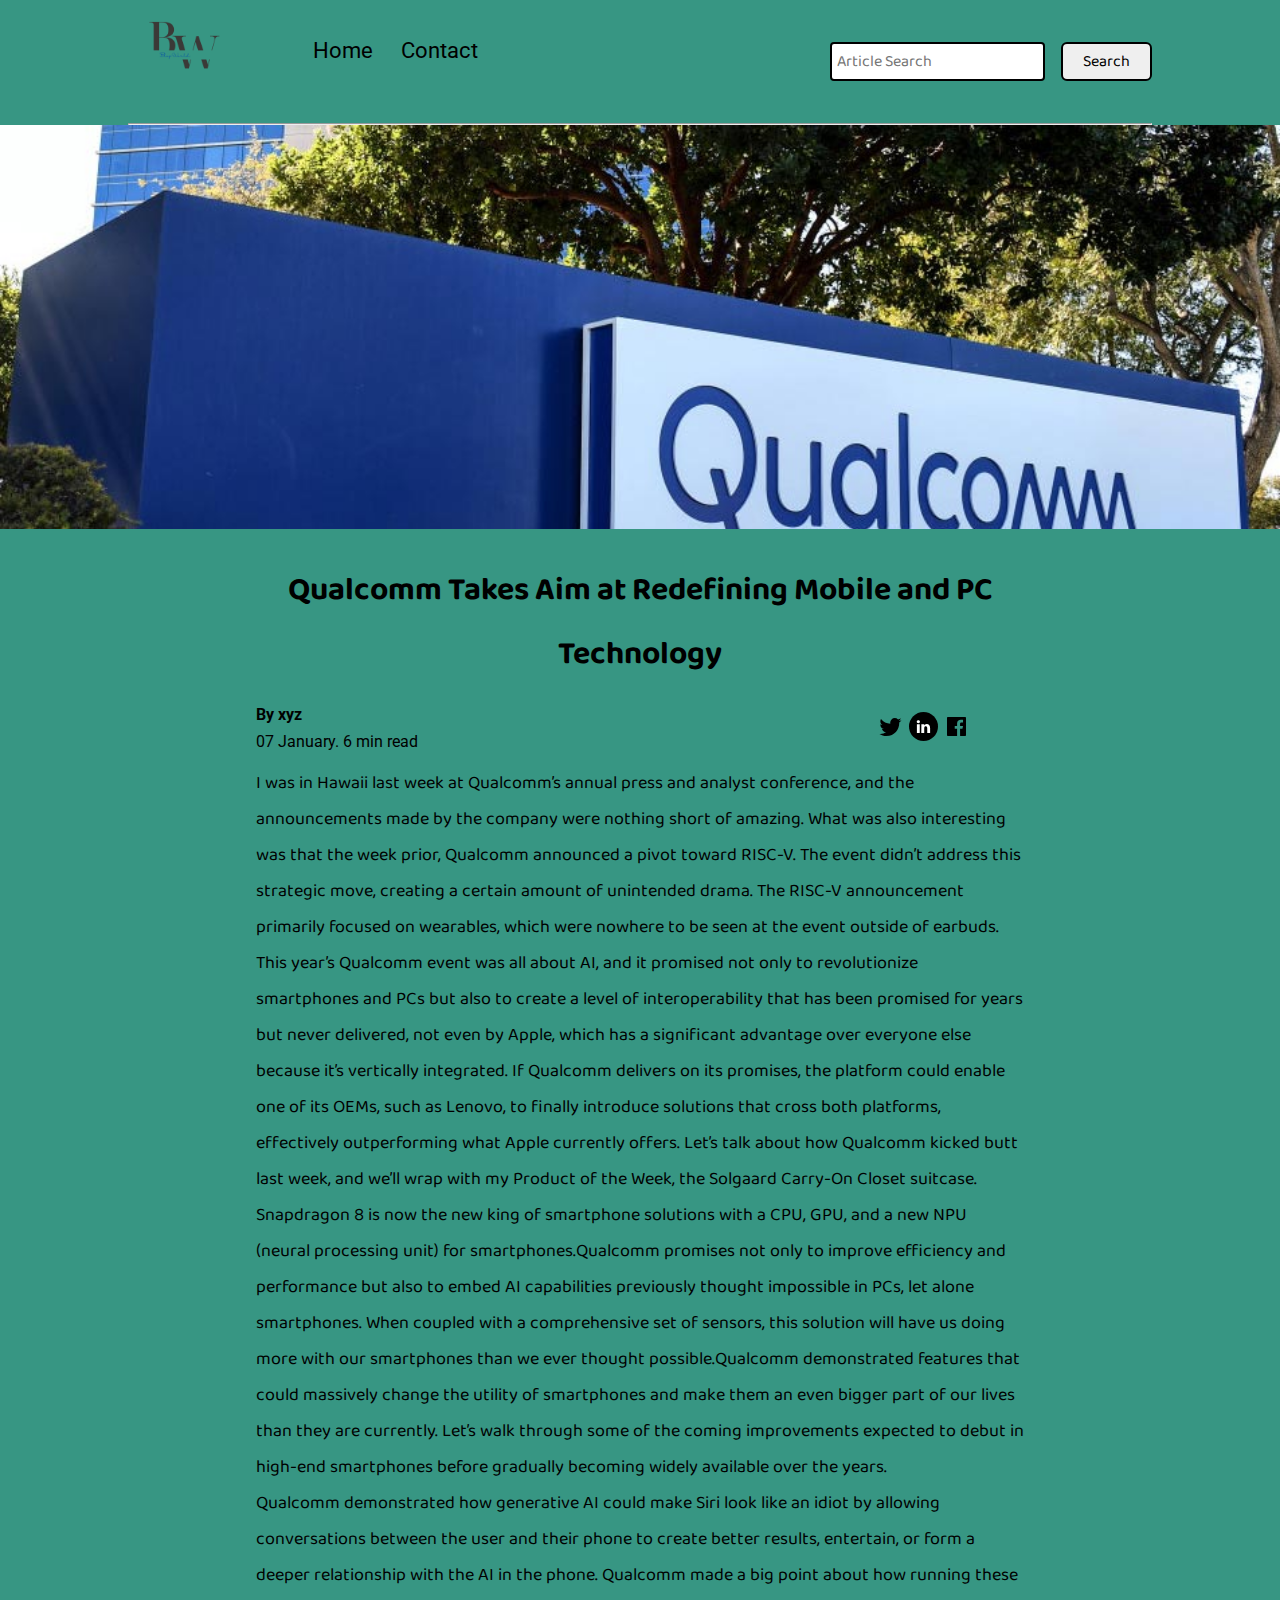
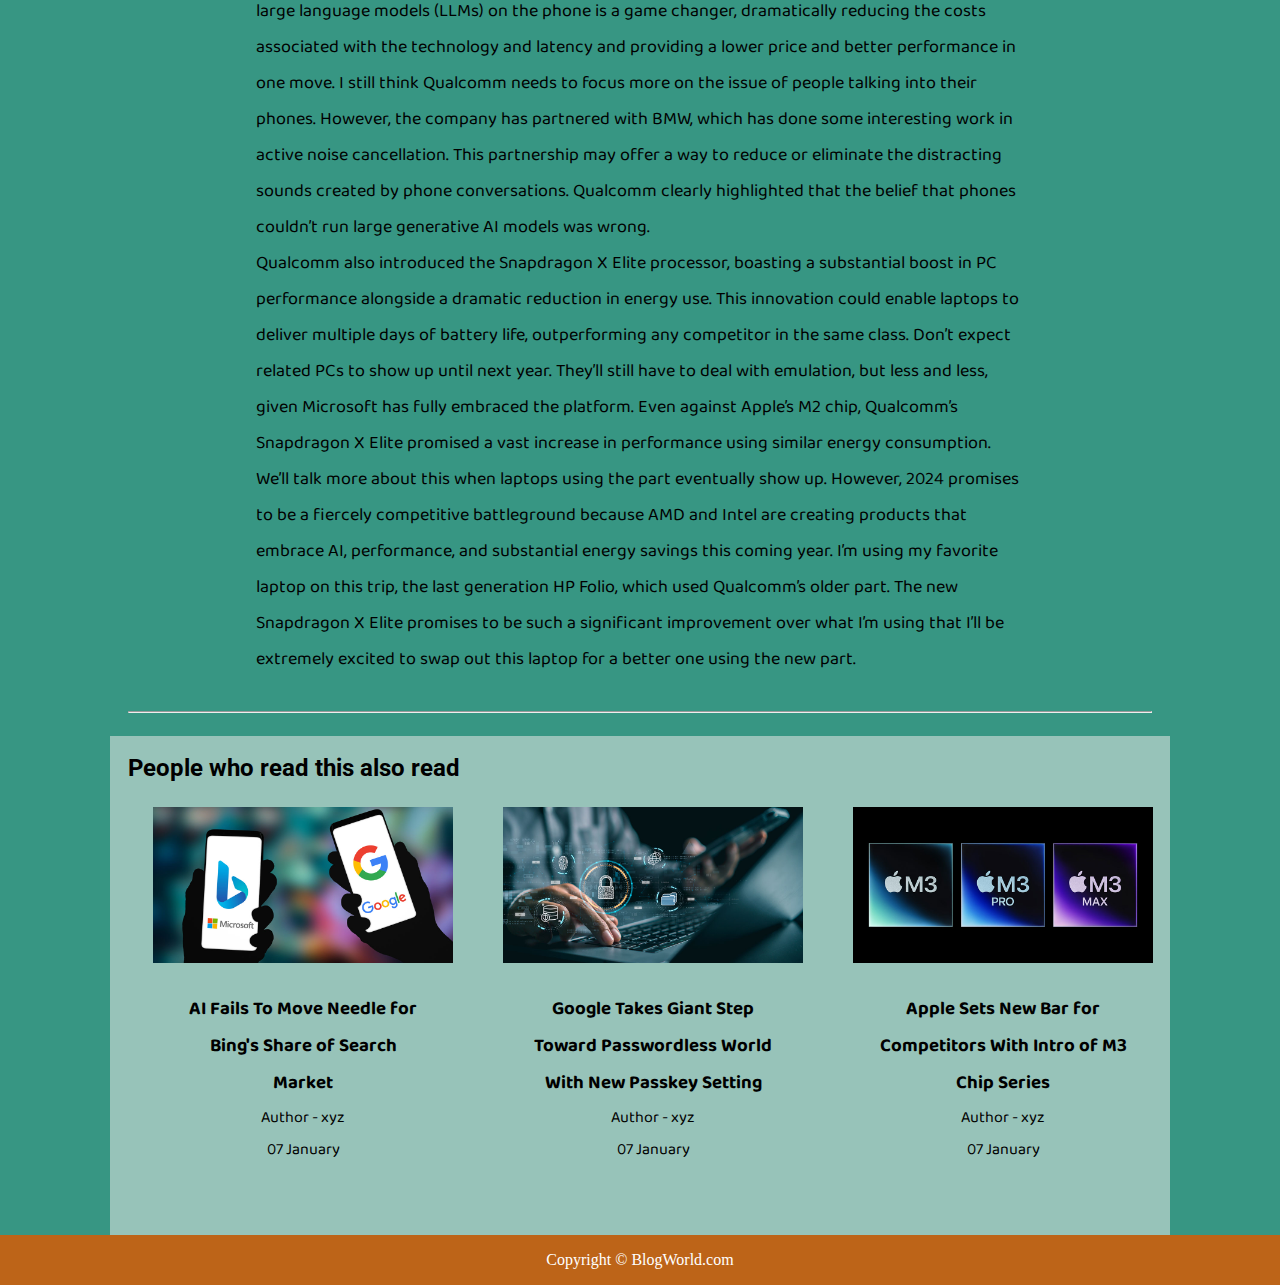
<file: blogpost4.html>
<!DOCTYPE html>
<html lang="en">
<head>
    <meta charset="UTF-8">
    <meta name="viewport" content="width=device-width, initial-scale=1.0">
    <link rel="stylesheet" href="css/utils.css">
    <link rel="stylesheet" href="css/style.css">
    <link rel="stylesheet" href="css/blogpost.css">
    <link rel="stylesheet" href="css/mobile.css">
    <title>BlogWorld</title>
</head>
<body>
    <div class="container">
        <nav class="navigation max-width-1 m-auto">
        <div class="nav-left">
            <a href="index.html">
                <span><img src="img/logo.png" width="94px" alt=""></span>
            </a>
            <ul>
                <li><a href="index.html">Home</a></li>
                <li><a href="contact.html">Contact</a></li>
            </ul>
        </div>
        <div class="nav-right">
            <form action="search.html" method="get">
                <input class="form-input" type="text" name="query" placeholder="Article Search">
                <button class="btn">Search</button>
            </form>

        </div>

    </nav>
    <div class="max-width-1 m-auto">
        <hr>
    </div>
    <div class="post-img">
        <img src="img/blogpost4.jpg" alt="">
    </div>
    <div class="m-auto blog-post-content max-width-2 m-auto my-2">
        <h1 class="font1">Qualcomm Takes Aim at Redefining Mobile and PC Technology</h1>
        <div class="blogpost-meta">
            <div class="author-info">
                <div>
                <b>
                    By xyz
                </b>
                </div>
                <div>07 January. 6 min read</div>
            </div>
            <div class="social">
                <svg width="29" height="29" class="hk"><path d="M22.05 7.54a4.47 4.47 0 0 0-3.3-1.46 4.53 4.53 0 0 0-4.53 4.53c0 .35.04.7.08 1.05A12.9 12.9 0 0 1 5 6.89a5.1 5.1 0 0 0-.65 2.26c.03 1.6.83 2.99 2.02 3.79a4.3 4.3 0 0 1-2.02-.57v.08a4.55 4.55 0 0 0 3.63 4.44c-.4.08-.8.13-1.21.16l-.81-.08a4.54 4.54 0 0 0 4.2 3.15 9.56 9.56 0 0 1-5.66 1.94l-1.05-.08c2 1.27 4.38 2.02 6.94 2.02 8.3 0 12.86-6.9 12.84-12.85.02-.24 0-.43 0-.65a8.68 8.68 0 0 0 2.26-2.34c-.82.38-1.7.62-2.6.72a4.37 4.37 0 0 0 1.95-2.51c-.84.53-1.81.9-2.83 1.13z"></path></svg>

                <svg style="background: black;
                border-radius: 21px;" width="29" height="29" viewBox="0 0 29 29" fill="none" class="hk"><path d="M5 6.36C5 5.61 5.63 5 6.4 5h16.2c.77 0 1.4.61 1.4 1.36v16.28c0 .75-.63 1.36-1.4 1.36H6.4c-.77 0-1.4-.6-1.4-1.36V6.36z"></path><path fill-rule="evenodd" clip-rule="evenodd" d="M10.76 20.9v-8.57H7.89v8.58h2.87zm-1.44-9.75c1 0 1.63-.65 1.63-1.48-.02-.84-.62-1.48-1.6-1.48-.99 0-1.63.64-1.63 1.48 0 .83.62 1.48 1.59 1.48h.01zM12.35 20.9h2.87v-4.79c0-.25.02-.5.1-.7.2-.5.67-1.04 1.46-1.04 1.04 0 1.46.8 1.46 1.95v4.59h2.87v-4.92c0-2.64-1.42-3.87-3.3-3.87-1.55 0-2.23.86-2.61 1.45h.02v-1.24h-2.87c.04.8 0 8.58 0 8.58z" fill="#fff"></path></svg>

                <svg width="29" height="29" class="hk"><path d="M23.2 5H5.8a.8.8 0 0 0-.8.8V23.2c0 .44.35.8.8.8h9.3v-7.13h-2.38V13.9h2.38v-2.38c0-2.45 1.55-3.66 3.74-3.66 1.05 0 1.95.08 2.2.11v2.57h-1.5c-1.2 0-1.48.57-1.48 1.4v1.96h2.97l-.6 2.97h-2.37l.05 7.12h5.1a.8.8 0 0 0 .79-.8V5.8a.8.8 0 0 0-.8-.79"></path></svg>

            </div>
        </div>
         <p class="font1">I was in Hawaii last week at Qualcomm’s annual press and analyst conference, and the announcements made by the company were nothing short of amazing. What was also interesting was that the week prior, Qualcomm announced a pivot toward RISC-V. The event didn’t address this strategic move, creating a certain amount of unintended drama. The RISC-V announcement primarily focused on wearables, which were nowhere to be seen at the event outside of earbuds. This year’s Qualcomm event was all about AI, and it promised not only to revolutionize smartphones and PCs but also to create a level of interoperability that has been promised for years but never delivered, not even by Apple, which has a significant advantage over everyone else because it’s vertically integrated. If Qualcomm delivers on its promises, the platform could enable one of its OEMs, such as Lenovo, to finally introduce solutions that cross both platforms, effectively outperforming what Apple currently offers. Let’s talk about how Qualcomm kicked butt last week, and we’ll wrap with my Product of the Week, the Solgaard Carry-On Closet suitcase.</p>
         <p class="font1">Snapdragon 8 is now the new king of smartphone solutions with a CPU, GPU, and a new NPU (neural processing unit) for smartphones.Qualcomm promises not only to improve efficiency and performance but also to embed AI capabilities previously thought impossible in PCs, let alone smartphones. When coupled with a comprehensive set of sensors, this solution will have us doing more with our smartphones than we ever thought possible.Qualcomm demonstrated features that could massively change the utility of smartphones and make them an even bigger part of our lives than they are currently. Let’s walk through some of the coming improvements expected to debut in high-end smartphones before gradually becoming widely available over the years.</p>
         <p class="font1">Qualcomm demonstrated how generative AI could make Siri look like an idiot by allowing conversations between the user and their phone to create better results, entertain, or form a deeper relationship with the AI in the phone. Qualcomm made a big point about how running these large language models (LLMs) on the phone is a game changer, dramatically reducing the costs associated with the technology and latency and providing a lower price and better performance in one move. I still think Qualcomm needs to focus more on the issue of people talking into their phones. However, the company has partnered with BMW, which has done some interesting work in active noise cancellation. This partnership may offer a way to reduce or eliminate the distracting sounds created by phone conversations. Qualcomm clearly highlighted that the belief that phones couldn’t run large generative AI models was wrong.</p>
         <p class="font1">Qualcomm also introduced the Snapdragon X Elite processor, boasting a substantial boost in PC performance alongside a dramatic reduction in energy use. This innovation could enable laptops to deliver multiple days of battery life, outperforming any competitor in the same class. Don’t expect related PCs to show up until next year. They’ll still have to deal with emulation, but less and less, given Microsoft has fully embraced the platform. Even against Apple’s M2 chip, Qualcomm’s Snapdragon X Elite promised a vast increase in performance using similar energy consumption. We’ll talk more about this when laptops using the part eventually show up. However, 2024 promises to be a fiercely competitive battleground because AMD and Intel are creating products that embrace AI, performance, and substantial energy savings this coming year. I’m using my favorite laptop on this trip, the last generation HP Folio, which used Qualcomm’s older part. The new Snapdragon X Elite promises to be such a significant improvement over what I’m using that I’ll be extremely excited to swap out this laptop for a better one using the new part.</p>
    </div>

    <div class="max-width-1 m-auto"><hr></div>
    <div class="home-articles max-width-1 m-auto font2">
        <h2>People who read this also read</h2>
        <div class="row">

       
        <div class="home-article more-post">
            <div class="home-article-img">
                <img src="img/blogpost5.jpg" alt="article">
            </div>
            <div class="home-article-content font1 center">
                <a href="blogpost5.html"><h3>AI Fails To Move Needle for Bing's Share of Search Market</h3></a>
                
                <div>Author - xyz</div>
                <span>07 January</span>
            </div>
        </div>
        <div class="home-article more-post">
            <div class="home-article-img">
                <img src="img/blogpost1.jpg" alt="article">
            </div>
            <div class="home-article-content font1 center">
                <a href="blogpost1.html"><h3>Google Takes Giant Step Toward Passwordless World With New Passkey Setting</h3></a>
                
                <div>Author - xyz</div>
                <span>07 January</span>
            </div>
        </div>
        <div class="home-article more-post">
            <div class="home-article-img">
                <img src="img/blogpost2.jpg" alt="article">
            </div>
            <div class="home-article-content font1 center">
                <a href="blogpost2.html"><h3>Apple Sets New Bar for Competitors With Intro of M3 Chip Series</h3></a>
                
                <div>Author - xyz</div>
                <span>07 January</span>
            </div>
        </div>
        
    </div>
    </div>

    <div class="footer">
        <p>Copyright &copy; BlogWorld.com </p>
    </div>
    </div>
</body>
</html>
</file>
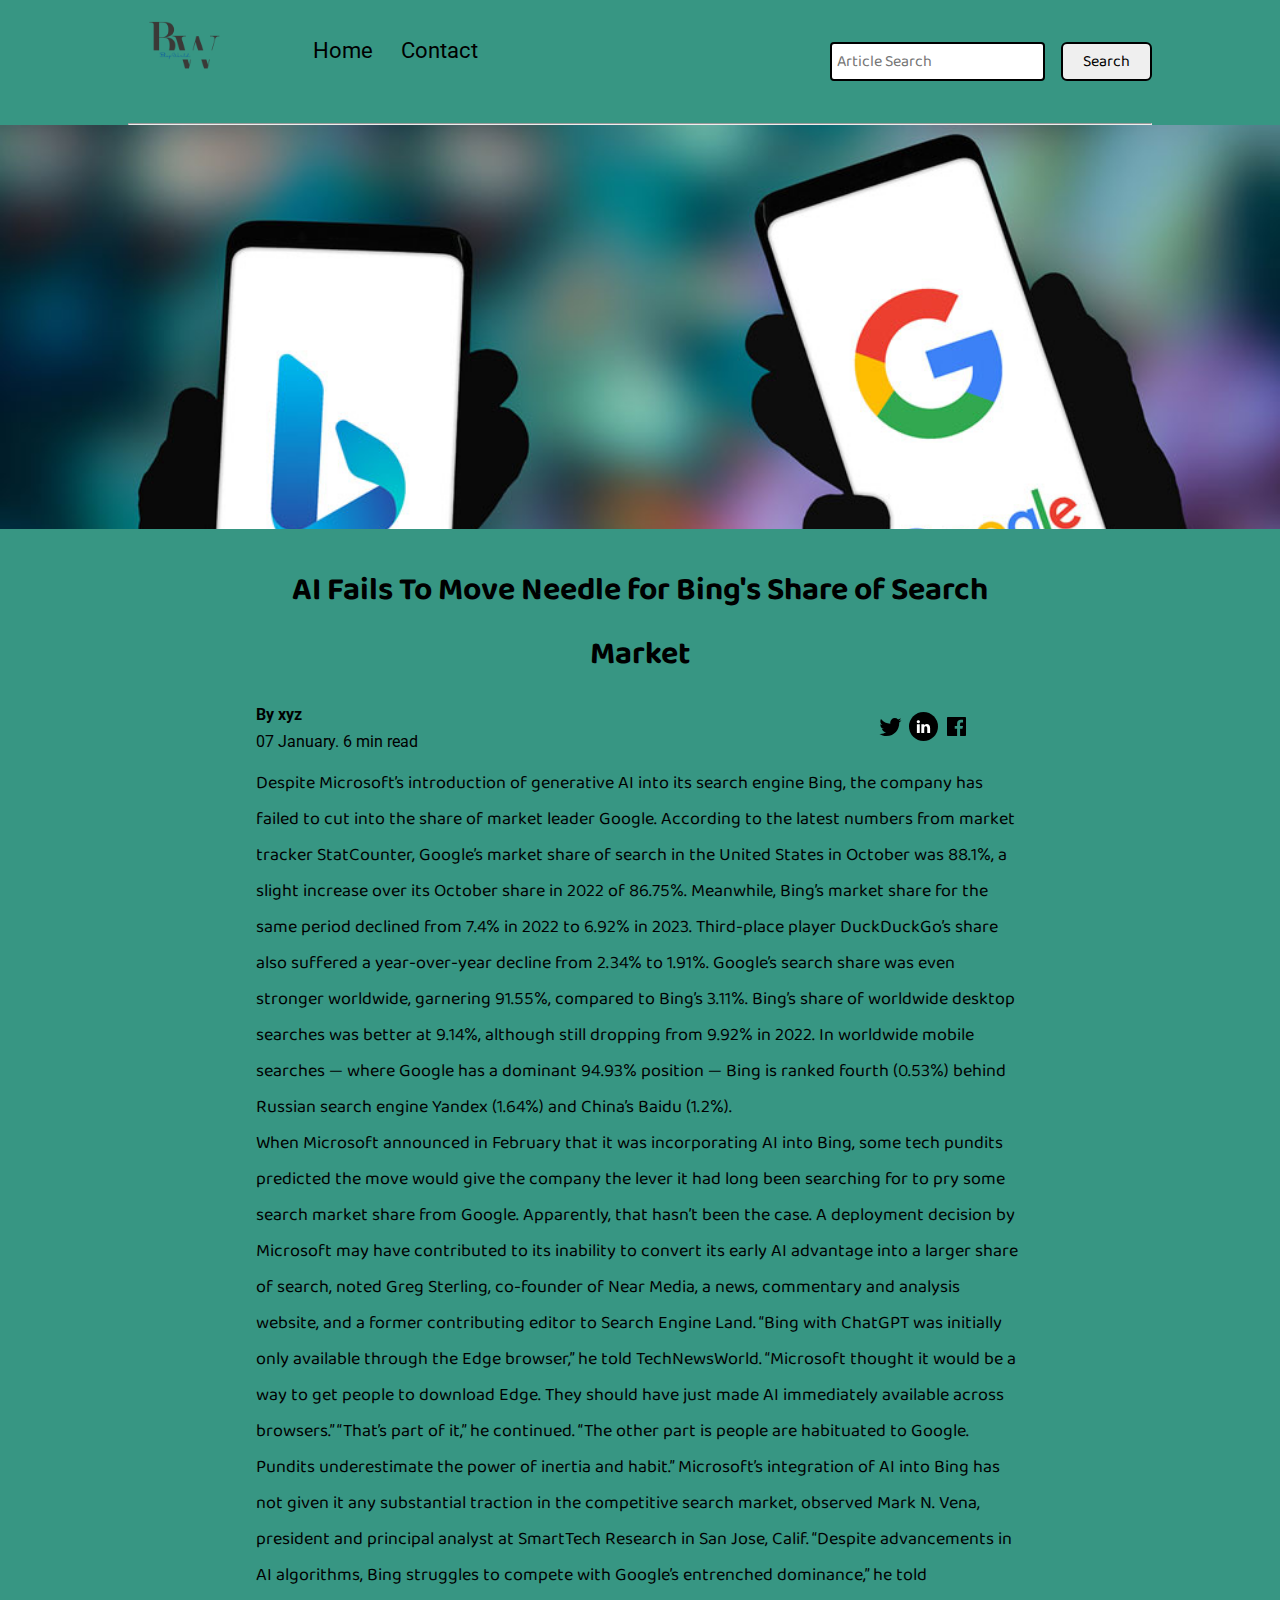
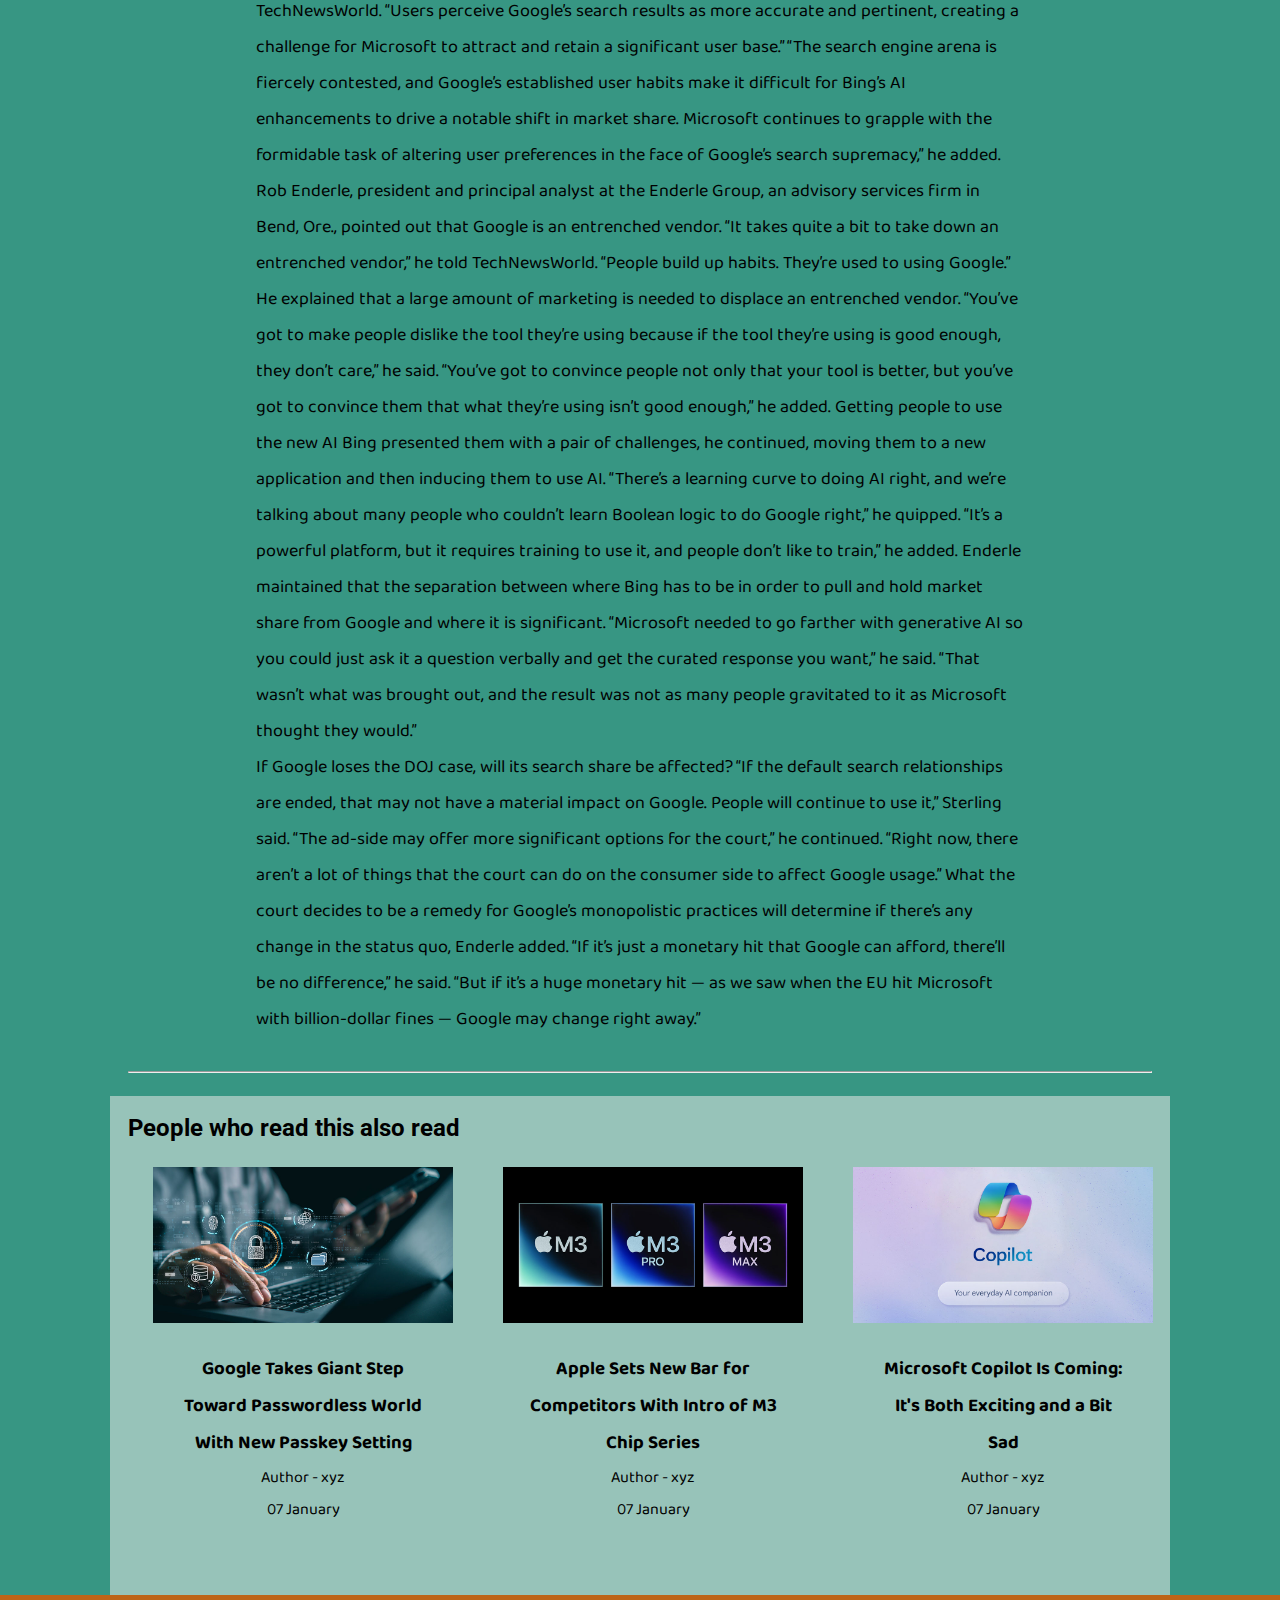
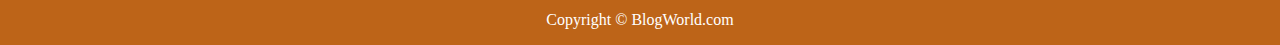
<file: blogpost5.html>
<!DOCTYPE html>
<html lang="en">
<head>
    <meta charset="UTF-8">
    <meta name="viewport" content="width=device-width, initial-scale=1.0">
    <link rel="stylesheet" href="css/utils.css">
    <link rel="stylesheet" href="css/style.css">
    <link rel="stylesheet" href="css/blogpost.css">
    <link rel="stylesheet" href="css/mobile.css">
    <title>BlogWorld</title>
</head>
<body>
    <div class="container">
        <nav class="navigation max-width-1 m-auto">
        <div class="nav-left">
            <a href="index.html">
                <span><img src="img/logo.png" width="94px" alt=""></span>
            </a>
            <ul>
                <li><a href="index.html">Home</a></li>
                <li><a href="contact.html">Contact</a></li>
            </ul>
        </div>
        <div class="nav-right">
            <form action="search.html" method="get">
                <input class="form-input" type="text" name="query" placeholder="Article Search">
                <button class="btn">Search</button>
            </form>

        </div>

    </nav>
    <div class="max-width-1 m-auto">
        <hr>
    </div>
    <div class="post-img">
        <img src="img/blogpost5.jpg" alt="">
    </div>
    <div class="m-auto blog-post-content max-width-2 m-auto my-2">
        <h1 class="font1">AI Fails To Move Needle for Bing's Share of Search Market</h1>
        <div class="blogpost-meta">
            <div class="author-info">
                <div>
                <b>
                    By xyz
                </b>
                </div>
                <div>07 January. 6 min read</div>
            </div>
            <div class="social">
                <svg width="29" height="29" class="hk"><path d="M22.05 7.54a4.47 4.47 0 0 0-3.3-1.46 4.53 4.53 0 0 0-4.53 4.53c0 .35.04.7.08 1.05A12.9 12.9 0 0 1 5 6.89a5.1 5.1 0 0 0-.65 2.26c.03 1.6.83 2.99 2.02 3.79a4.3 4.3 0 0 1-2.02-.57v.08a4.55 4.55 0 0 0 3.63 4.44c-.4.08-.8.13-1.21.16l-.81-.08a4.54 4.54 0 0 0 4.2 3.15 9.56 9.56 0 0 1-5.66 1.94l-1.05-.08c2 1.27 4.38 2.02 6.94 2.02 8.3 0 12.86-6.9 12.84-12.85.02-.24 0-.43 0-.65a8.68 8.68 0 0 0 2.26-2.34c-.82.38-1.7.62-2.6.72a4.37 4.37 0 0 0 1.95-2.51c-.84.53-1.81.9-2.83 1.13z"></path></svg>

                <svg style="background: black;
                border-radius: 21px;" width="29" height="29" viewBox="0 0 29 29" fill="none" class="hk"><path d="M5 6.36C5 5.61 5.63 5 6.4 5h16.2c.77 0 1.4.61 1.4 1.36v16.28c0 .75-.63 1.36-1.4 1.36H6.4c-.77 0-1.4-.6-1.4-1.36V6.36z"></path><path fill-rule="evenodd" clip-rule="evenodd" d="M10.76 20.9v-8.57H7.89v8.58h2.87zm-1.44-9.75c1 0 1.63-.65 1.63-1.48-.02-.84-.62-1.48-1.6-1.48-.99 0-1.63.64-1.63 1.48 0 .83.62 1.48 1.59 1.48h.01zM12.35 20.9h2.87v-4.79c0-.25.02-.5.1-.7.2-.5.67-1.04 1.46-1.04 1.04 0 1.46.8 1.46 1.95v4.59h2.87v-4.92c0-2.64-1.42-3.87-3.3-3.87-1.55 0-2.23.86-2.61 1.45h.02v-1.24h-2.87c.04.8 0 8.58 0 8.58z" fill="#fff"></path></svg>

                <svg width="29" height="29" class="hk"><path d="M23.2 5H5.8a.8.8 0 0 0-.8.8V23.2c0 .44.35.8.8.8h9.3v-7.13h-2.38V13.9h2.38v-2.38c0-2.45 1.55-3.66 3.74-3.66 1.05 0 1.95.08 2.2.11v2.57h-1.5c-1.2 0-1.48.57-1.48 1.4v1.96h2.97l-.6 2.97h-2.37l.05 7.12h5.1a.8.8 0 0 0 .79-.8V5.8a.8.8 0 0 0-.8-.79"></path></svg>

            </div>
        </div>
         <p class="font1">Despite Microsoft’s introduction of generative AI into its search engine Bing, the company has failed to cut into the share of market leader Google. According to the latest numbers from market tracker StatCounter, Google’s market share of search in the United States in October was 88.1%, a slight increase over its October share in 2022 of 86.75%. Meanwhile, Bing’s market share for the same period declined from 7.4% in 2022 to 6.92% in 2023. Third-place player DuckDuckGo’s share also suffered a year-over-year decline from 2.34% to 1.91%. Google’s search share was even stronger worldwide, garnering 91.55%, compared to Bing’s 3.11%. Bing’s share of worldwide desktop searches was better at 9.14%, although still dropping from 9.92% in 2022. In worldwide mobile searches — where Google has a dominant 94.93% position — Bing is ranked fourth (0.53%) behind Russian search engine Yandex (1.64%) and China’s Baidu (1.2%).</p>
         <p class="font1">When Microsoft announced in February that it was incorporating AI into Bing, some tech pundits predicted the move would give the company the lever it had long been searching for to pry some search market share from Google. Apparently, that hasn’t been the case. A deployment decision by Microsoft may have contributed to its inability to convert its early AI advantage into a larger share of search, noted Greg Sterling, co-founder of Near Media, a news, commentary and analysis website, and a former contributing editor to Search Engine Land. “Bing with ChatGPT was initially only available through the Edge browser,” he told TechNewsWorld. “Microsoft thought it would be a way to get people to download Edge. They should have just made AI immediately available across browsers.” “That’s part of it,” he continued. “The other part is people are habituated to Google. Pundits underestimate the power of inertia and habit.” Microsoft’s integration of AI into Bing has not given it any substantial traction in the competitive search market, observed Mark N. Vena, president and principal analyst at SmartTech Research in San Jose, Calif. “Despite advancements in AI algorithms, Bing struggles to compete with Google’s entrenched dominance,” he told TechNewsWorld. “Users perceive Google’s search results as more accurate and pertinent, creating a challenge for Microsoft to attract and retain a significant user base.” “The search engine arena is fiercely contested, and Google’s established user habits make it difficult for Bing’s AI enhancements to drive a notable shift in market share. Microsoft continues to grapple with the formidable task of altering user preferences in the face of Google’s search supremacy,” he added.</p>
         <p class="font1">Rob Enderle, president and principal analyst at the Enderle Group, an advisory services firm in Bend, Ore., pointed out that Google is an entrenched vendor. “It takes quite a bit to take down an entrenched vendor,” he told TechNewsWorld. “People build up habits. They’re used to using Google.” He explained that a large amount of marketing is needed to displace an entrenched vendor. “You’ve got to make people dislike the tool they’re using because if the tool they’re using is good enough, they don’t care,” he said. “You’ve got to convince people not only that your tool is better, but you’ve got to convince them that what they’re using isn’t good enough,” he added. Getting people to use the new AI Bing presented them with a pair of challenges, he continued, moving them to a new application and then inducing them to use AI. “There’s a learning curve to doing AI right, and we’re talking about many people who couldn’t learn Boolean logic to do Google right,” he quipped. “It’s a powerful platform, but it requires training to use it, and people don’t like to train,” he added. Enderle maintained that the separation between where Bing has to be in order to pull and hold market share from Google and where it is significant. “Microsoft needed to go farther with generative AI so you could just ask it a question verbally and get the curated response you want,” he said. “That wasn’t what was brought out, and the result was not as many people gravitated to it as Microsoft thought they would.”</p>
         <p class="font1">If Google loses the DOJ case, will its search share be affected? “If the default search relationships are ended, that may not have a material impact on Google. People will continue to use it,” Sterling said. “The ad-side may offer more significant options for the court,” he continued. “Right now, there aren’t a lot of things that the court can do on the consumer side to affect Google usage.” What the court decides to be a remedy for Google’s monopolistic practices will determine if there’s any change in the status quo, Enderle added. “If it’s just a monetary hit that Google can afford, there’ll be no difference,” he said. “But if it’s a huge monetary hit — as we saw when the EU hit Microsoft with billion-dollar fines — Google may change right away.”</p>
    </div>

    <div class="max-width-1 m-auto"><hr></div>
    <div class="home-articles max-width-1 m-auto font2">
        <h2>People who read this also read</h2>
        <div class="row">

       
        <div class="home-article more-post">
            <div class="home-article-img">
                <img src="img/blogpost1.jpg" alt="article">
            </div>
            <div class="home-article-content font1 center">
                <a href="blogpost1.html"><h3>Google Takes Giant Step Toward Passwordless World With New Passkey Setting</h3></a>
                
                <div>Author - xyz</div>
                <span>07 January</span>
            </div>
        </div>
        <div class="home-article more-post">
            <div class="home-article-img">
                <img src="img/blogpost2.jpg" alt="article">
            </div>
            <div class="home-article-content font1 center">
                <a href="blogpost2.html"><h3>Apple Sets New Bar for Competitors With Intro of M3 Chip Series</h3></a>
                
                <div>Author - xyz</div>
                <span>07 January</span>
            </div>
        </div>
        <div class="home-article more-post">
            <div class="home-article-img">
                <img src="img/blogpost3.jpg" alt="article">
            </div>
            <div class="home-article-content font1 center">
                <a href="blogpost3.html"><h3>Microsoft Copilot Is Coming: It's Both Exciting and a Bit Sad</h3></a>
                
                <div>Author - xyz</div>
                <span>07 January</span>
            </div>
        </div>
        
    </div>
    </div>

    <div class="footer">
        <p>Copyright &copy; BlogWorld.com </p>
    </div>
    </div>
</body>
</html>
</file>
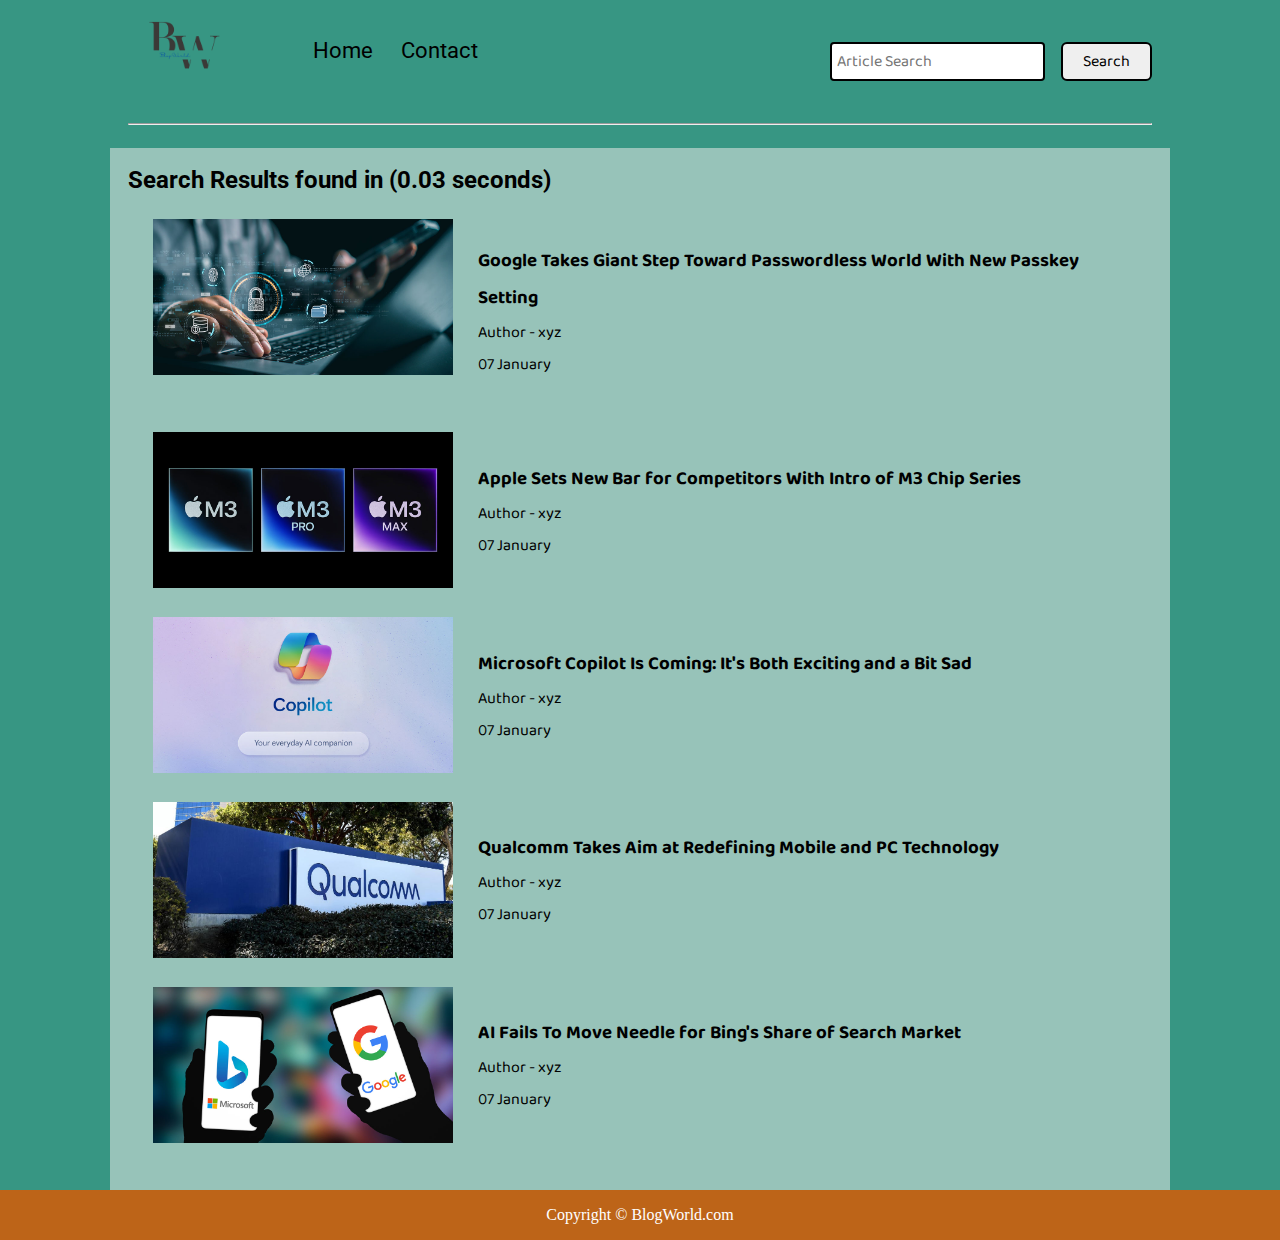
<file: search.html>
<!DOCTYPE html>
<html lang="en">
<head>
    <meta charset="UTF-8">
    <meta name="viewport" content="width=device-width, initial-scale=1.0">
    <link rel="stylesheet" href="css/utils.css">
    <link rel="stylesheet" href="css/style.css">
    <link rel="stylesheet" href="css/mobile.css">
    <title>BlogWorld</title>
</head>
<body>
    <div class="container">
        <nav class="navigation max-width-1 m-auto">
            <div class="nav-left">
                <a href="index.html">
                    <span><img src="img/logo.png" width="94px" alt=""></span>
                </a>
                <ul>
                    <li><a href="/">Home</a></li>
                    <li><a href="contact.html">Contact</a></li>
                </ul>
            </div>
            <div class="nav-right">
                <form action="search.html" method="get">
                    <input class="form-input" type="text" name="query" placeholder="Article Search">
                    <button class="btn">Search</button>
                </form>
    
            </div>
    
        </nav>
     
    
        <div class="max-width-1 m-auto"><hr></div>
        <div class="home-articles max-width-1 m-auto font2">
            
            <h2>Search Results found in (0.03 seconds)</h2>

            <div class="home-article">
                <div class="home-article-img">
                    <img src="img/blogpost1.jpg" alt="article">
                </div>
                <div class="home-article-content font1">
                    <a href="/blogpost1.html">
                        <h3>Google Takes Giant Step Toward Passwordless World With New Passkey Setting</h3>
                    </a>
    
                    <div>Author - xyz</div>
                    <span>07 January</span>
                </div>
            </div>
            <div class="home-article">
                <div class="home-article-img">
                    <img src="img/blogpost2.jpg" alt="article">
                </div>
                <div class="home-article-content font1">
                    <a href="/blogpost2.html">
                        <h3>Apple Sets New Bar for Competitors With Intro of M3 Chip Series</h3>
                    </a>
    
                    <div>Author - xyz</div>
                    <span>07 January</span>
                </div>
            </div>
            <div class="home-article">
                <div class="home-article-img">
                    <img src="img/blogpost3.jpg" alt="article">
                </div>
                <div class="home-article-content font1">
                    <a href="/blogpost3.html">
                        <h3>Microsoft Copilot Is Coming: It's Both Exciting and a Bit Sad</h3>
                    </a>
    
                    <div>Author - xyz</div>
                    <span>07 January</span>
                </div>
            </div>
            <div class="home-article">
                <div class="home-article-img">
                    <img src="img/blogpost4.jpg" alt="article">
                </div>
                <div class="home-article-content font1">
                    <a href="/blogpost4.html">
                        <h3>Qualcomm Takes Aim at Redefining Mobile and PC Technology</h3>
                    </a>
    
                    <div>Author - xyz</div>
                    <span>07 January</span>
                </div>
            </div>
            <div class="home-article">
                <div class="home-article-img">
                    <img src="img/blogpost5.jpg" alt="article">
                </div>
                <div class="home-article-content font1">
                    <a href="/blogpost5.html">
                        <h3>AI Fails To Move Needle for Bing's Share of Search Market</h3>
                    </a>
    
                    <div>Author - xyz</div>
                    <span>07 January</span>
                </div>
            </div>
             
        </div>
    
        <div class="footer">
            <p>Copyright &copy; BlogWorld.com </p>
        </div>
    </div>
</body>
</html>
</file>
<file: css/utils.css>
@import url("https://fonts.googleapis.com/css2?family=Roboto&display=swap");
@import url("https://fonts.googleapis.com/css2?family=Baloo+Bhaina+2:wght@500&display=swap");
:root { 
  --main-bg-color: #bd6418;
  --font1: "Baloo Bhaina 2", cursive;
  --font2: "Roboto", sans-serif;
}

.center{
  text-align: center
}

.font1 {
  font-family: var(--font1);
}
.font2 {
  font-family: var(--font2);
}

.max-width-1 {
  max-width: 80vw;
}

.max-width-2 {
  max-width: 60vw;
}

.m-auto {
  margin: auto;
}

.mx-1{
  margin-left: 23px;
  margin-right: 23px;
}

.my-2{
  margin-top: 32px;
  margin-bottom: 32px;
}

.btn {
  padding: 0px 20px;
  padding-top: 3px;
  border: 2px solid black;
  border-radius: 6px;
  font-family: var(--font1);
  font-size: 16px;
  cursor: pointer;
  transition: all 0.3s ease-in-out;
}

.btn:hover {
  color: white;
  background: var(--main-bg-color);
}

.form-input {
  padding: 0px 5px;
  padding-top: 3px;
  font-size: 16px;
  border: 2px solid black;
  border-radius: 4px;
  margin: 0 13px;
  font-family: var(--font1);
}

.form-box input, textarea{
  width: 52vw;
  padding: 0px 6px;
  margin: 7px 0;
  font-size: 18px;
  font-family: var(--font1);
  border: 2px solid var(--main-bg-color);
    border-radius: 5px;
}
</file>
<file: css/style.css>
* {
  margin: 0;
  padding: 0; 
}

.container{
  background-color: #379683;
}

.navigation {
  margin-top: 0px;
  font-family: var(--font1);
  /* height: 74px;  */
  display: flex;
  justify-content: space-between;
  align-items: center;
}

.nav-left {
  display: flex;
}

.nav-left span {
  font-size: 35px;
  padding-top: 10px;
}

.nav-left ul {
  display: flex;
  align-items: center;
  margin: 0 77px;
  font-size: 22px;
  padding-bottom: 23px;
}

.nav-left ul li {
  list-style: none;
  margin: 0 14px;
  font-family: var(--font2);
  transition: all 0.3s ease-in-out;
}

.nav-left ul li a {
  text-decoration: none;
  color: black;
}

.nav-left ul li a:hover {
  color: var(--main-bg-color);
  font-weight: bolder;
}

.content {
  height: 100%;
  display: flex;
  margin-top: 32px;
  padding: 9px;
  position: relative;
}

.content::after {
  content: "";
  background-image: url("../img/tech.jpg");
  position: absolute;
  width: 100%;
  height: inherit;
  opacity: 0.15;
  border-radius: 12px;
}

.content-left {
  font-family: var(--font1);
  display: flex;
  flex-direction: column;
  justify-content: center;
  padding: 49px;
  z-index: 1;
}

.content-right {
  display: flex;
  align-items: center;
  justify-content: center;
}

.content-right img {
  height: 355px;
  width: 355px;
  border: 2px solid black;
  border-radius: 200px;
}

.home-articles {
  padding: 18px;
  background-color: rgb(248, 239, 239, 0.5);
  margin-top: 23px;
  position: relative;
}

.year-box {
  position: absolute;  
  right: 0px;
  top: 100px;
  width: 234px;
  height: 255px;
  font-size: 18px;
}

.year-box div {
  margin: 12px 0px;
}

.home-article {
  display: flex;
  margin: 25px;
}

.home-article img {
  width: 300px;
}

.home-article-content {
  align-self: center;
  padding: 25px;
}

.home-article-content a {
  text-decoration: none;
  color: black;
}
/* .home-articles{} */
.footer {
  height: 50px;
  background-color: var(--main-bg-color);
  display: flex;
  align-items: center;
  justify-content: center;
  color: white;
  flex-direction: column;
}

.footer a {
  color: white;
}
</file>
<file: css/mobile.css>
@media screen and (max-width: 1200px) {
  .navigation {
    flex-direction: column;
    margin-bottom: 23px;
  }

  .nav-left {
    flex-direction: column;
    text-align: center;
  }

  .content-right {
    display: none;
  }

  .home-article {
    flex-direction: column;
  }

  .home-article-img {
    text-align: center;
  }

  .year-box {
    top: 25px;
    left: 60vw;
    font-size: 11px;
    display: flex;
  }

  .year-box div {
    padding: 0 3px;
    margin: 0;
  }

  .home-article img {
    width: 70vw;
  }
  .form-input {
    width: 50%;
  }
  .form-box input,
  textarea {
    width: 66vw;
  }
  .row {
    flex-direction: column;
  }
  .social {
    padding: 0;
  }
  .post-img {
    height: auto;
  }
  .adjust-year {
    position: static;
    height: auto;
    padding: 12px 0px;
    display: flex;
    justify-content: flex-end;
    width: 100%;
  }
}
</file>
<file: css/blogpost.css>
.post-img{
    height: 404px;
    overflow: hidden; 
}
.post-img img{
    width: 100%;
}
.blog-post-content{
    /* background-color: rebeccapurple; */
}
.blog-post-content h1{
    text-align: center;
}
.blog-post-content p{
    font-size: 18px; 
}

.row{
    display: flex;
}
.more-post{
    flex-direction: column; 
    align-items: center;
}
.blogpost-meta{ 
    display: flex;
    justify-content: space-between;
}

.author-info{
    margin: 12px 0;
}
.author-info div{
    padding: 4px 0px;
    font-family: var(--font2);
}
.social{
    padding-right: 53px;
    align-self: center;
    cursor: pointer;
}
</file>
